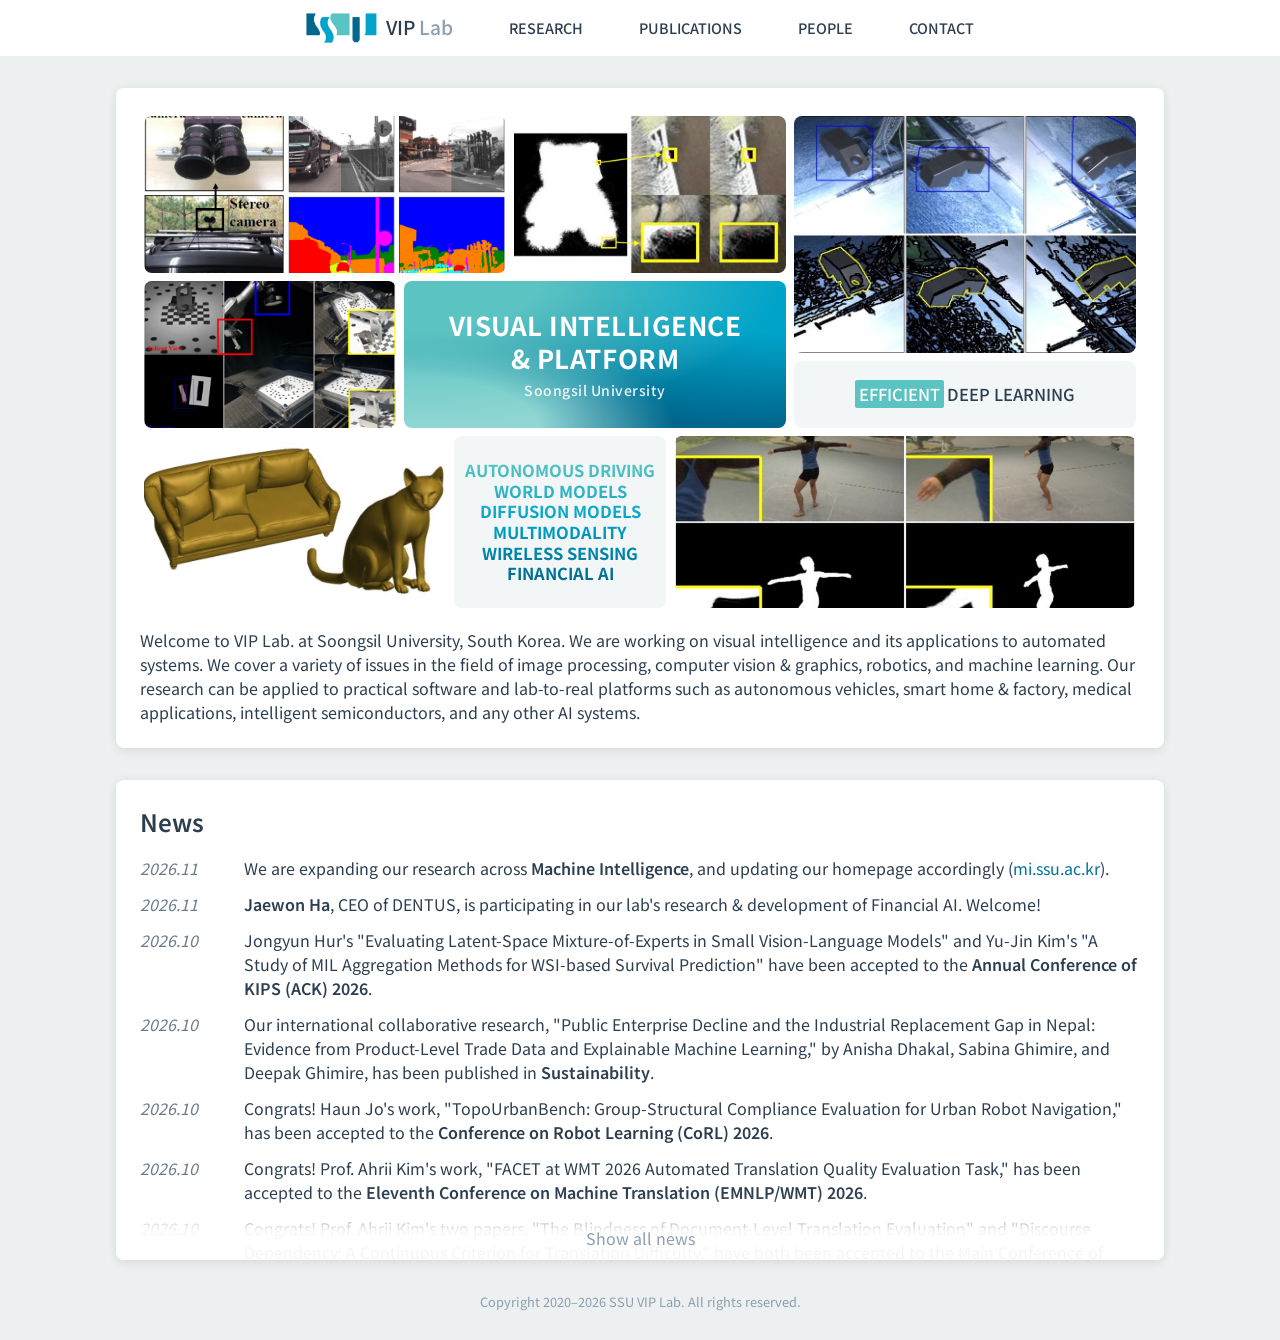
<file: index.html>
<!DOCTYPE html>
<html lang="en">
<head>
  <meta charset="UTF-8">
  <meta name="viewport" content="width=device-width, initial-scale=1.0">
  <title>VIP Lab · Soongsil University</title>
  <link rel="preconnect" href="https://fonts.googleapis.com">
  <link rel="preconnect" href="https://fonts.gstatic.com" crossorigin>
  <link href="https://fonts.googleapis.com/css2?family=Google+Sans:ital,opsz,wght@0,17..18,400..700;1,17..18,400..700&family=Noto+Sans+KR:wght@400;500;700&display=swap" rel="stylesheet">
  <link rel="stylesheet" href="style.css">
  <link rel="icon" type="image/png" href="media/favicon.png">
  <style>
    .hero-container {
      display: grid;
      grid-template-columns: 26% 5% 6% 16% 12% 35%;
      grid-template-rows: 33% 16% 15% 36%;
      width: 100%;
      aspect-ratio: 1000 / 500;
      container-type: inline-size;
    }
    .hero-item {
      margin: 0.4cqw;
      background-color: var(--tile);
      color: var(--text-dark);
      display: flex;
      align-items: center;
      justify-content: center;
      text-align: center;
      font-size: 1.65cqw;
      font-weight: 500;
      border-radius: 8px;
      line-height: 1.25;
    }
    .hero-img {
      background-color: #fff;
      background-position: center;
      background-size: cover;
      background-repeat: no-repeat;
    }
    .hero-center {
      font-size: 2.6cqw;
      font-weight: 700;
      background: radial-gradient(ellipse at top left, #5bc4c2 25%, transparent 70%),
                  radial-gradient(ellipse at top right, #00a3c9 25%, transparent 70%),
                  radial-gradient(ellipse at bottom left, #8fd6d4 25%, transparent 50%),
                  radial-gradient(ellipse at bottom right, #00668c 25%, transparent 700%);
      color: white;
      letter-spacing: 0.02em;
    }
    .hero-center small {
      display: block;
      margin-top: 0.8cqw;
      font-size: 1.4cqw;
      font-weight: 500;
      opacity: 0.9;
    }
    .hero-topics {
      font-weight: 700;
      background: linear-gradient(180deg, #5bc4c2, #00a3c9, #00668c);
      background-clip: text;
      -webkit-background-clip: text;
      -webkit-text-fill-color: transparent;
    }
    .hero-highlight {
      background-color: #5bc4c2;
      color: #fff;
      margin-right: 3px;
      padding: 2px 4px;
      border-radius: 2px;
    }
  </style>
</head>
<body>
  <nav>
    <a href="index.html" class="nav-brand" aria-label="숭실대학교 VIP 연구실 (Visual Intelligence and Platform Lab, Soongsil University)">
      <img src="media/logo.png" alt="" aria-hidden="true">
      <h1>VIP <span>Lab</span></h1>
    </a>
    <a href="research.html">Research</a>
    <a href="publications.html">Publications</a>
    <a href="people.html">People</a>
    <a href="contact.html">Contact</a>
  </nav>

  <section>
    <div class="hero-container">
      <div class="hero-item hero-img" style="grid-column: span 3; background-image: url('media/publications/ral18-ranus.png');"></div>
      <div class="hero-item hero-img" style="grid-column: span 2; background-image: url('media/publications/tip16-object-extraction.jpg');"></div>
      <div class="hero-item hero-img" style="grid-row: span 2; background-image: url('media/publications/kros17-pose-estimation.jpg');"></div>
      <div class="hero-item hero-img" style="grid-row: span 2; background-image: url('media/publications/ral20-salient-view.png');"></div>
      <div class="hero-item hero-center" style="grid-column: span 4; grid-row: span 2;"><div>VISUAL INTELLIGENCE<br>&amp; PLATFORM<small>Soongsil University</small></div></div>
      <div class="hero-item"><div><span class="hero-highlight">EFFICIENT</span>DEEP LEARNING</div></div>
      <div class="hero-item hero-img" style="grid-column: span 2; background-image: url('media/publications/cgf17-salient-view.jpg');"></div>
      <div class="hero-item" style="grid-column: span 2;"><div class="hero-topics">AUTONOMOUS DRIVING<br>WORLD MODELS<br>DIFFUSION MODELS<br>MULTIMODALITY<br>WIRELESS SENSING<br>FINANCIAL AI</div></div>
      <div class="hero-item hero-img" style="grid-column: span 2; background-image: url('media/publications/icip11-object-extraction.jpg');"></div>
    </div>
    <p>Welcome to VIP Lab. at Soongsil University, South Korea. We are working on visual intelligence and its applications to automated systems. We cover a variety of issues in the field of image processing, computer vision &amp; graphics, robotics, and machine learning. Our research can be applied to practical software and lab-to-real platforms such as autonomous vehicles, smart home &amp; factory, medical applications, intelligent semiconductors, and any other AI systems.</p>
  </section>

  <section class="collapsible" data-more="Show all news">
    <h2>News</h2>
    <dl class="news">
      <dt>2026.11</dt><dd>We are expanding our research across <b>Machine Intelligence</b>, and updating our homepage accordingly (<a href="http://mi.ssu.ac.kr" target="_blank">mi.ssu.ac.kr</a>).</dd>
      <dt>2026.11</dt><dd><b>Jaewon Ha</b>, CEO of DENTUS, is participating in our lab's research &amp; development of Financial AI. Welcome!</dd>
      <dt>2026.10</dt><dd>Jongyun Hur's "Evaluating Latent-Space Mixture-of-Experts in Small Vision-Language Models" and Yu-Jin Kim's "A Study of MIL Aggregation Methods for WSI-based Survival Prediction" have been accepted to the <b>Annual Conference of KIPS (ACK) 2026</b>.</dd>
      <dt>2026.10</dt><dd>Our international collaborative research, "Public Enterprise Decline and the Industrial Replacement Gap in Nepal: Evidence from Product-Level Trade Data and Explainable Machine Learning," by Anisha Dhakal, Sabina Ghimire, and Deepak Ghimire, has been published in <b>Sustainability</b>.</dd>
      <dt>2026.10</dt><dd>Congrats! Haun Jo's work, "TopoUrbanBench: Group-Structural Compliance Evaluation for Urban Robot Navigation," has been accepted to the <b>Conference on Robot Learning (CoRL) 2026</b>.</dd>
      <dt>2026.10</dt><dd>Congrats! Prof. Ahrii Kim's work, "FACET at WMT 2026 Automated Translation Quality Evaluation Task," has been accepted to the <b>Eleventh Conference on Machine Translation (EMNLP/WMT) 2026</b>.</dd>
      <dt>2026.10</dt><dd>Congrats! Prof. Ahrii Kim's two papers, "The Blindness of Document-Level Translation Evaluation" and "Discourse Dependency: A Continuous Criterion for Translation Difficulty," have both been accepted to the Main Conference of <b>EMNLP 2026</b>.</dd>
      <dt>2026.09</dt><dd>Undergraduate researcher Seo-hyeon Park has been selected as a scholarship recipient of the Gyeonggi Provincial Association.</dd>
      <dt>2026.09</dt><dd>Congrats! Dr. Jaehyun So's talking head research has been selected for the <b>Basic Research Program of the National Research Foundation of Korea (NRF)</b>.</dd>
      <dt>2026.09</dt><dd>Our lab won two 1st places and a runner-up in <b>ECCVW26 challenges</b>: Dayoung Kil (1st, MUMU track) and Jungyoon Lee, Gyuil Lim, and Do-Eon Kim (1st, MeViS-Text track) at the 8th Large-scale Video Object Segmentation Challenge, and Jungyoon Lee and Do-Eon Kim (runner-up, Track 5) at the 10th AI City Challenge.</dd>
      <dt>2026.06</dt><dd>Congratulations! Do-eon and Jungyoon's work, "WiFi-JEPA: Self-supervised Learning for WiFi-CSI 3D Human Pose Estimation," has been accepted for presentation at the <b>European Conference on Computer Vision (ECCV) 2026</b>.</dd>
      <dt>2026.06</dt><dd>Dayoung Kil achieved 2nd place in the AI Generated Images Detection track at the <b>CVPR 2026</b> competition.</dd>
      <dt>2026.06</dt><dd>An end-to-end model developed by team leader Jungyoon Lee and four other teammates finished 2nd place in the final round of the <b>A1 Autonomous Driving Competition 2026</b>.</dd>
      <dt>2026.06</dt><dd>Haun Jo successfully completed a master's internship at <b>NAVER LABS</b>.</dd>
      <dt>2026.05</dt><dd>Three papers were accepted to <b>ICROS 2026</b>. Na-hyeon Kwon's research won the Gold Prize in the Smart Home Appliances category at the 23rd Embedded Software Competition, and Yeon-jae Jeong's research won the Grand Prize at the 43rd Hyungnam Science Award. Congratulations to all!</dd>
      <dt>2025.11</dt><dd>Jungyoon Lee won the 1st place at the autonomous driving AI competition (semantic segmentation) and received the <b>Minister of Science and ICT Award</b>.</dd>
      <dt>2025.11</dt><dd>Dr. Ahrii Kim and Dr. Jaehyun So joined our lab. Welcome to our research group!</dd>
      <dt>2025.11</dt><dd>Abdul Waheed Aagha joined our lab starting from his 4th year of Ph.D.</dd>
      <dt>2025.09</dt><dd>Congratulations! Deepak and Dayoung's work, "One-Cycle Structured Pruning via Stability-Driven Subnetwork Search," has been accepted for presentation at the <b>IEEE/CVF Winter Conference on Applications of Computer Vision (WACV) 2026</b>.</dd>
      <dt>2025.06</dt><dd>Dayoung Kil achieved 4th place in the Mobile AI Competition (image classification) at the <b>CVPR 2025 Workshop</b>.</dd>
      <dt>2025.03</dt><dd>Jungyoon Lee joined VIP Lab. as M.S. candidate.</dd>
      <dt>2024.03</dt><dd>Dayoung Kil started her Ph.D. in efficient deep learning.</dd>
      <dt>2024.03</dt><dd>Ha-un Jo and Do-eon Kim joined VIP Lab. as M.S. candidates.</dd>
      <dt>2023.11</dt><dd>Our paper was accepted in Journal of Institute of Control, Robotics and Systems.</dd>
      <dt>2023.10</dt><dd>Our paper was accepted in IEEE Access.</dd>
      <dt>2023.08</dt><dd>Our papers were accepted in IVC, JEET, IEEE Access, and Electronics respectively.</dd>
      <dt>2023.03</dt><dd>SSU VIP Lab. was located at 1301 Hyungnam Memorial Engineering Building.</dd>
      <dt>2023.01</dt><dd>Our paper was accepted in Applied Sciences.</dd>
      <dt>2022.10</dt><dd>Dayoung presented her work in the International Conf. on Control, Automation and Systems. Her paper was also accepted in Journal of Institute of Control, Robotics and Systems.</dd>
      <dt>2022.08</dt><dd>Our paper was accepted in the Journal of Institute of Control, Robotics and Systems.</dd>
      <dt>2022.03</dt><dd>Our paper was accepted in Electronics.</dd>
      <dt>2022.03</dt><dd>Dayoung Kil and Jun-yong Kim joined VIP Lab. as M.S. candidates.</dd>
      <dt>2022.02</dt><dd>Jun-yong's two papers were accepted in the Journal of Institute of Control, Robotics and Systems.</dd>
      <dt>2022.01</dt><dd>Dr. Deepak Ghimire joined VIP Lab. as a research professor.</dd>
      <dt>2021.11</dt><dd>Jae-hoon presented his work in the 7th International Conference on Next Generation Computing.</dd>
      <dt>2021.09</dt><dd>Jae-hoon Jang joined VIP Lab. as a M.S. candidate.</dd>
      <dt>2020.09</dt><dd>Visual Intelligence and Platform (VIP) Lab. at Soongsil University was founded.</dd>
    </dl>
  </section>

  <footer>
    <p>Copyright 2020&ndash;2026 SSU VIP Lab. All rights reserved.</p>
  </footer>
  <script src="main.js"></script>
</body>
</html>
</file>
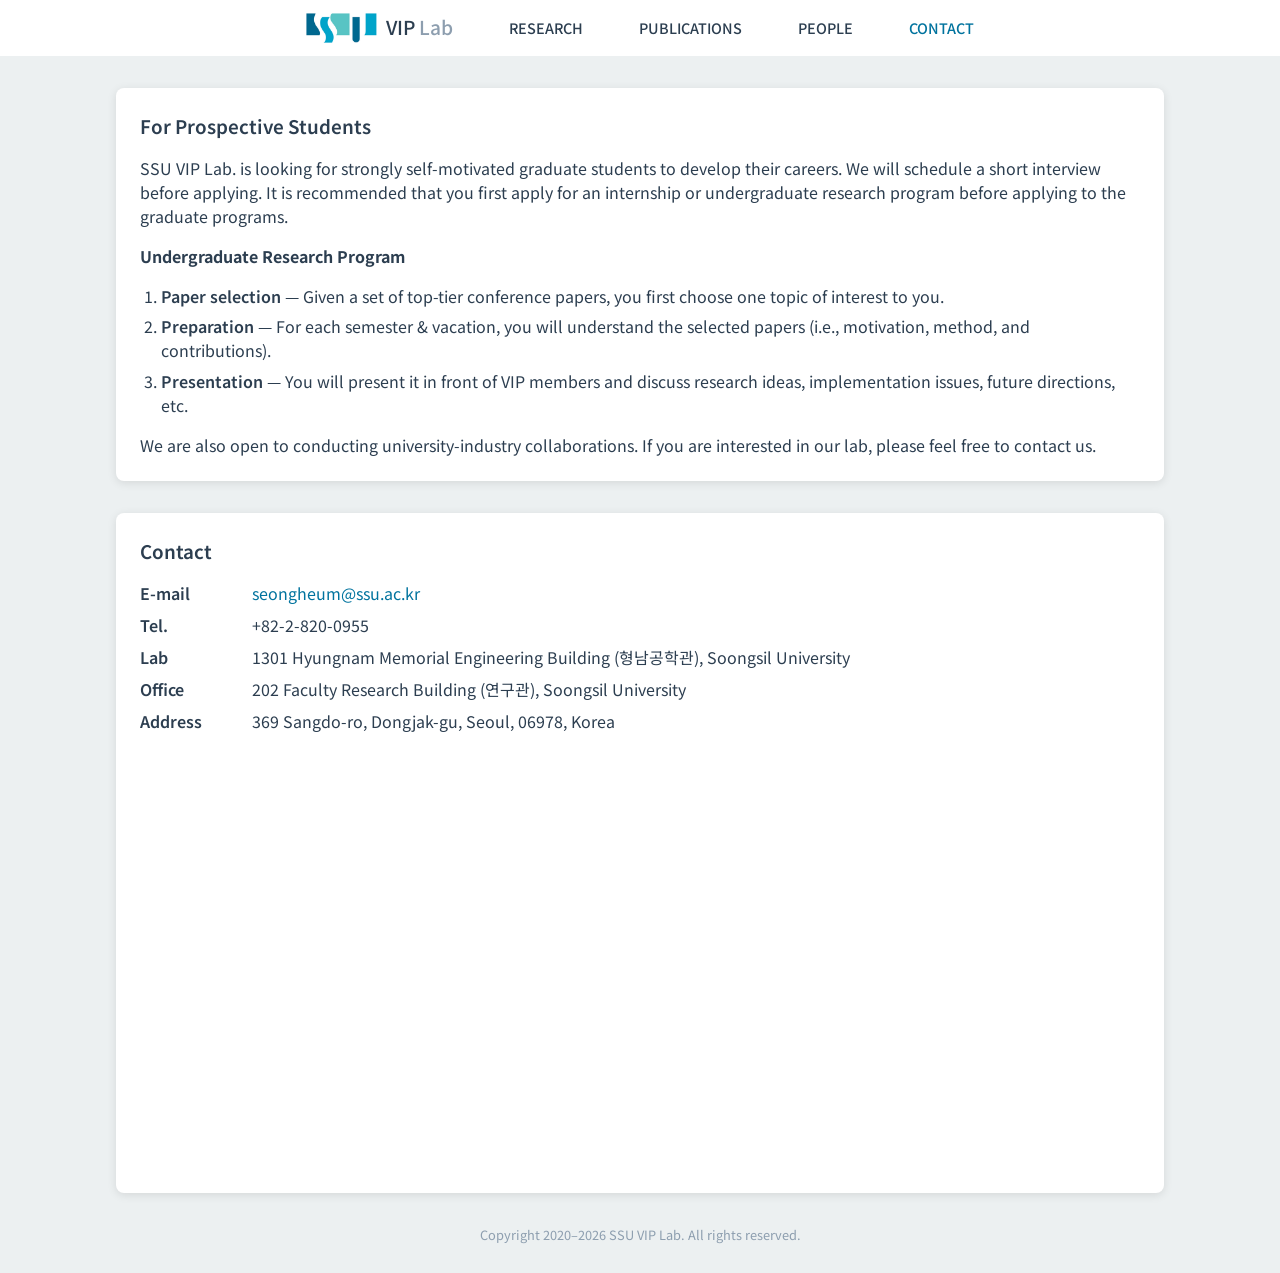
<file: contact.html>
<!DOCTYPE html>
<html lang="en">
<head>
  <meta charset="UTF-8">
  <meta name="viewport" content="width=device-width, initial-scale=1.0">
  <title>Contact · VIP Lab</title>
  <link rel="preconnect" href="https://fonts.googleapis.com">
  <link rel="preconnect" href="https://fonts.gstatic.com" crossorigin>
  <link href="https://fonts.googleapis.com/css2?family=Google+Sans:ital,opsz,wght@0,17..18,400..700;1,17..18,400..700&family=Noto+Sans+KR:wght@400;500;700&display=swap" rel="stylesheet">
  <link rel="stylesheet" href="style.css">
  <link rel="icon" type="image/png" href="media/favicon.png">
</head>
<body>
  <nav>
    <a href="index.html" class="nav-brand" aria-label="숭실대학교 VIP 연구실 (Visual Intelligence and Platform Lab, Soongsil University)">
      <img src="media/logo.png" alt="" aria-hidden="true">
      <h1>VIP <span>Lab</span></h1>
    </a>
    <a href="research.html">Research</a>
    <a href="publications.html">Publications</a>
    <a href="people.html">People</a>
    <a href="contact.html">Contact</a>
  </nav>

  <section>
    <h3>For Prospective Students</h3>
    <p>SSU VIP Lab. is looking for strongly self-motivated graduate students to develop their careers. We will schedule a short interview before applying. It is recommended that you first apply for an internship or undergraduate research program before applying to the graduate programs.</p>
    <h4 style="margin:0">Undergraduate Research Program</h4>
    <ol class="steps">
      <li><b>Paper selection</b> &mdash; Given a set of top-tier conference papers, you first choose one topic of interest to you.</li>
      <li><b>Preparation</b> &mdash; For each semester &amp; vacation, you will understand the selected papers (i.e., motivation, method, and contributions).</li>
      <li><b>Presentation</b> &mdash; You will present it in front of VIP members and discuss research ideas, implementation issues, future directions, etc.</li>
    </ol>
    <p>We are also open to conducting university-industry collaborations. If you are interested in our lab, please feel free to contact us.</p>
  </section>

  <section>
    <h3>Contact</h3>
    <dl class="info-list">
      <dt>E-mail</dt><dd><a href="mailto:seongheum@ssu.ac.kr">seongheum@ssu.ac.kr</a></dd>
      <dt>Tel.</dt><dd>+82-2-820-0955</dd>
      <dt>Lab</dt><dd>1301 Hyungnam Memorial Engineering Building (형남공학관), Soongsil University</dd>
      <dt>Office</dt><dd>202 Faculty Research Building (연구관), Soongsil University</dd>
      <dt>Address</dt><dd>369 Sangdo-ro, Dongjak-gu, Seoul, 06978, Korea</dd>
    </dl>
    <iframe src="https://www.google.com/maps?q=Soongsil+University+Seoul&amp;output=embed" height="420" allowfullscreen loading="lazy" referrerpolicy="no-referrer-when-downgrade" title="Soongsil University map"></iframe>
  </section>

  <footer>
    <p>Copyright 2020&ndash;2026 SSU VIP Lab. All rights reserved.</p>
  </footer>
  <script src="main.js"></script>
</body>
</html>
</file>
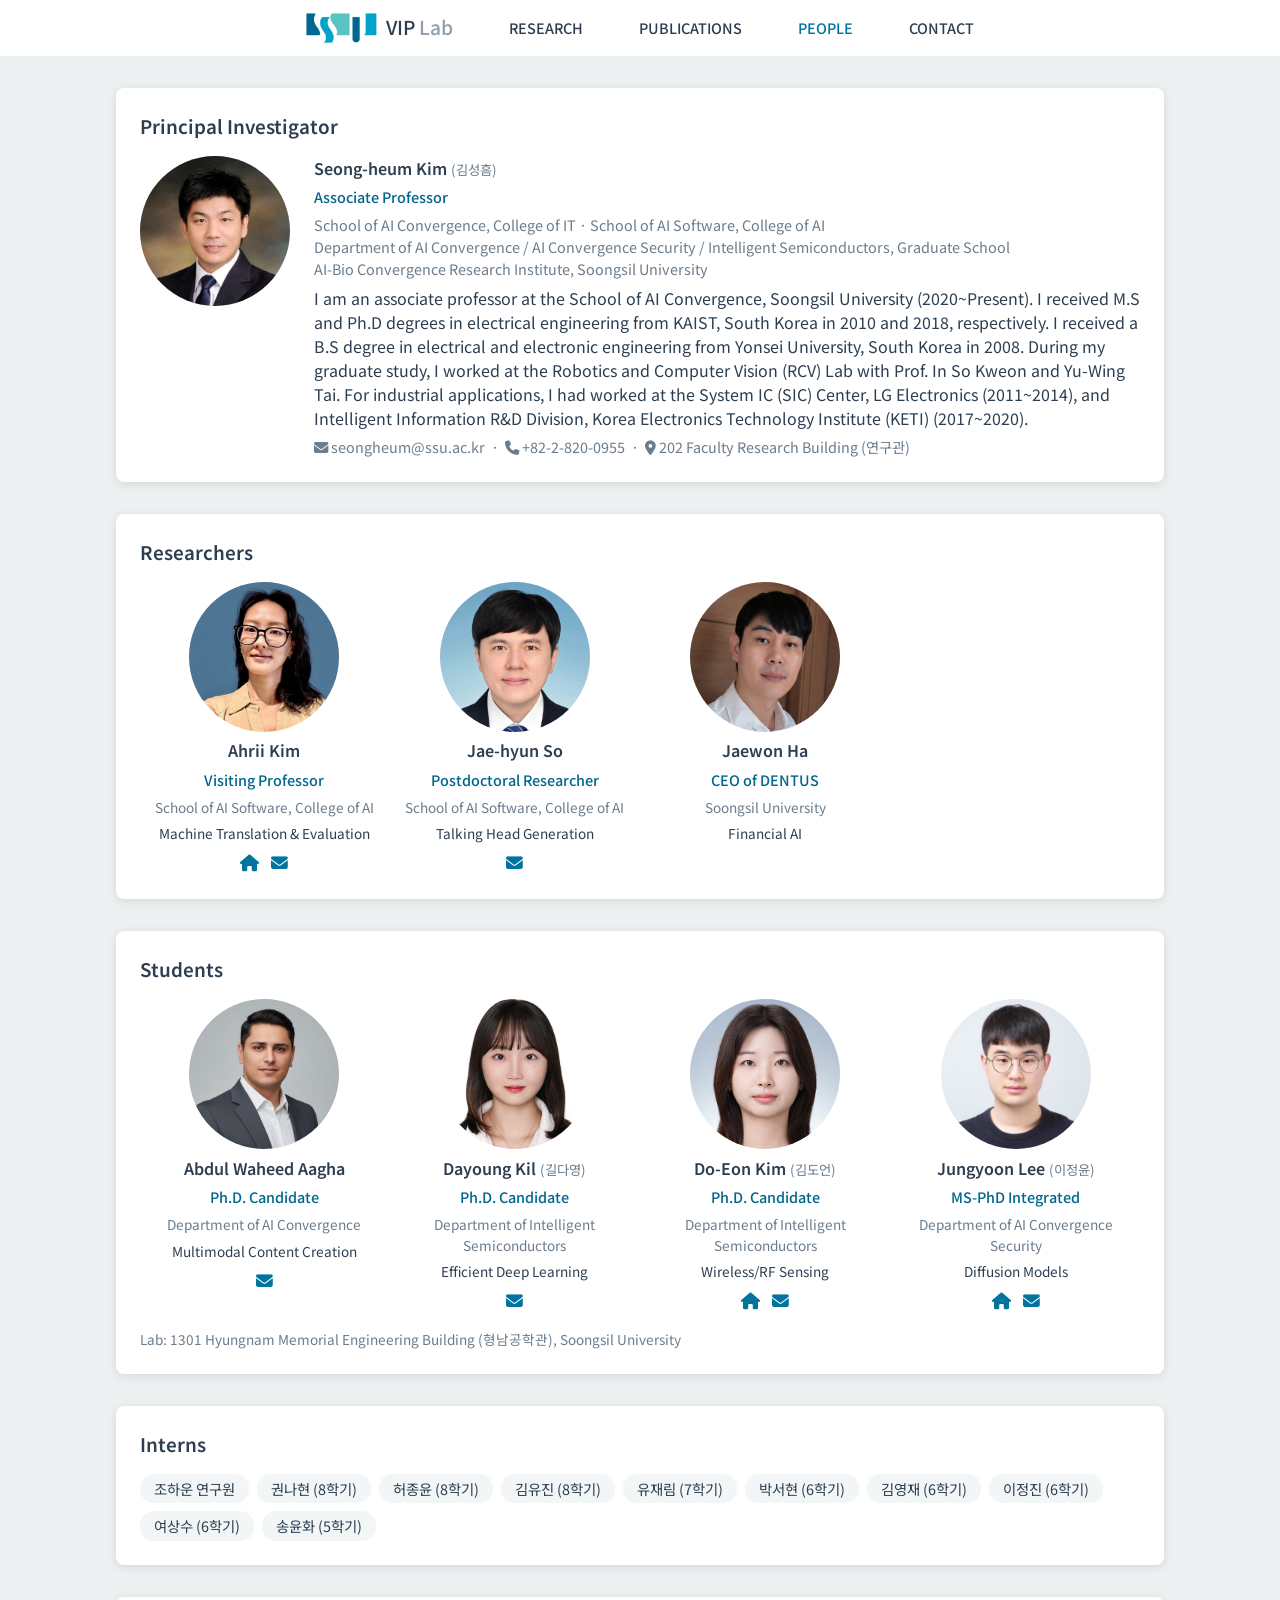
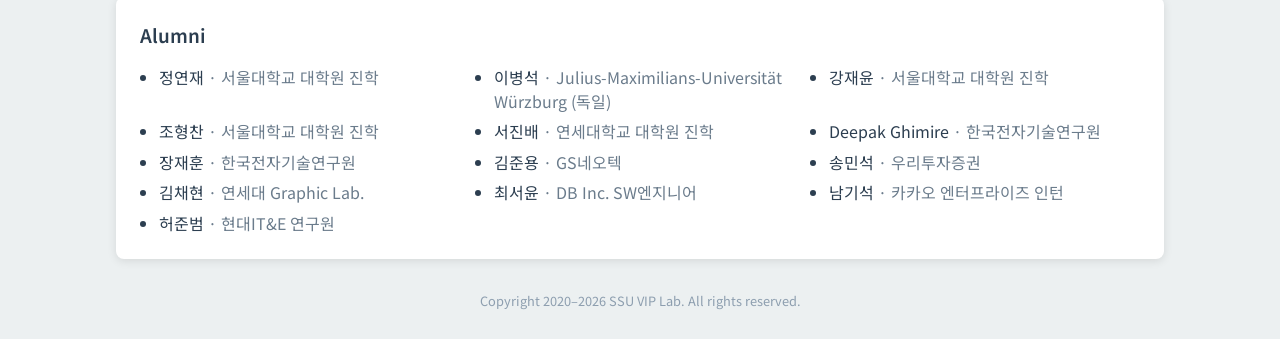
<file: people.html>
<!DOCTYPE html>
<html lang="en">
<head>
  <meta charset="UTF-8">
  <meta name="viewport" content="width=device-width, initial-scale=1.0">
  <title>People · VIP Lab</title>
  <link rel="preconnect" href="https://fonts.googleapis.com">
  <link rel="preconnect" href="https://fonts.gstatic.com" crossorigin>
  <link href="https://fonts.googleapis.com/css2?family=Google+Sans:ital,opsz,wght@0,17..18,400..700;1,17..18,400..700&family=Noto+Sans+KR:wght@400;500;700&display=swap" rel="stylesheet">
  <link rel="stylesheet" href="https://cdnjs.cloudflare.com/ajax/libs/font-awesome/6.5.1/css/all.min.css">
  <link rel="stylesheet" href="style.css">
  <link rel="icon" type="image/png" href="media/favicon.png">
</head>
<body>
  <nav>
    <a href="index.html" class="nav-brand" aria-label="숭실대학교 VIP 연구실 (Visual Intelligence and Platform Lab, Soongsil University)">
      <img src="media/logo.png" alt="" aria-hidden="true">
      <h1>VIP <span>Lab</span></h1>
    </a>
    <a href="research.html">Research</a>
    <a href="publications.html">Publications</a>
    <a href="people.html">People</a>
    <a href="contact.html">Contact</a>
  </nav>

  <section>
    <h3>Principal Investigator</h3>
    <div class="flex-row">
      <img class="people-img" src="media/people/kim-seongheum.jpg" alt="김성흠 교수 (Seong-heum Kim)">
      <div class="people">
        <h4>Seong-heum Kim <small>(김성흠)</small></h4>
        <h5>Associate Professor</h5>
        <p class="pi-info">
          School of AI Convergence, College of IT · School of AI Software, College of AI<br>
          Department of AI Convergence / AI Convergence Security / Intelligent Semiconductors, Graduate School<br>
          AI-Bio Convergence Research Institute, Soongsil University
        </p>
        <p>I am an associate professor at the School of AI Convergence, Soongsil University (2020~Present). I received M.S and Ph.D degrees in electrical engineering from KAIST, South Korea in 2010 and 2018, respectively. I received a B.S degree in electrical and electronic engineering from Yonsei University, South Korea in 2008. During my graduate study, I worked at the Robotics and Computer Vision (RCV) Lab with Prof. In So Kweon and Yu-Wing Tai. For industrial applications, I had worked at the System IC (SIC) Center, LG Electronics (2011~2014), and Intelligent Information R&amp;D Division, Korea Electronics Technology Institute (KETI) (2017~2020).</p>
        <p class="pi-info">
          <i class="fa-solid fa-envelope"></i> seongheum@ssu.ac.kr &nbsp;·&nbsp;
          <i class="fa-solid fa-phone"></i> +82-2-820-0955 &nbsp;·&nbsp;
          <i class="fa-solid fa-location-dot"></i> 202 Faculty Research Building (연구관)
        </p>
      </div>
    </div>
  </section>

  <section>
    <h3>Researchers</h3>
    <div class="people-container">
      <div class="people">
        <img class="people-img" src="media/people/kim-ahrii.jpg" alt="Ahrii Kim">
        <h4>Ahrii Kim</h4>
        <h5>Visiting Professor</h5>
        <p class="affil">School of AI Software, College of AI</p>
        <p class="interest">Machine Translation &amp; Evaluation</p>
        <div class="links">
          <a href="https://ahriikim.com/" target="_blank" aria-label="Homepage"><i class="fa-solid fa-house"></i></a>
          <a href="mailto:ahriikim@ssu.ac.kr" aria-label="E-mail"><i class="fa-solid fa-envelope"></i></a>
        </div>
      </div>
      <div class="people">
        <img class="people-img" src="media/people/so-jaehyun.jpg" alt="Jae-hyun So">
        <h4>Jae-hyun So</h4>
        <h5>Postdoctoral Researcher</h5>
        <p class="affil">School of AI Software, College of AI</p>
        <p class="interest">Talking Head Generation</p>
        <div class="links">
          <a href="mailto:ru2ror@soongsil.ac.kr" aria-label="E-mail"><i class="fa-solid fa-envelope"></i></a>
        </div>
      </div>
      <div class="people">
        <img class="people-img" src="media/people/ha-jaewon.jpg" alt="Jaewon Ha">
        <h4>Jaewon Ha</h4>
        <h5>CEO of DENTUS</h5>
        <p class="affil">Soongsil University</p>
        <p class="interest">Financial AI</p>
      </div>
    </div>
  </section>

  <section>
    <h3>Students</h3>
    <div class="people-container">
      <div class="people">
        <img class="people-img" src="media/people/aagha.jpg" alt="Abdul Waheed Aagha">
        <h4>Abdul Waheed Aagha</h4>
        <h5>Ph.D. Candidate</h5>
        <p class="affil">Department of AI Convergence</p>
        <p class="interest">Multimodal Content Creation</p>
        <div class="links">
          <a href="mailto:aagha@soongsil.ac.kr" aria-label="E-mail"><i class="fa-solid fa-envelope"></i></a>
        </div>
      </div>
      <div class="people">
        <img class="people-img" src="media/people/kil-dayoung.jpg" alt="Dayoung Kil">
        <h4>Dayoung Kil <small>(길다영)</small></h4>
        <h5>Ph.D. Candidate</h5>
        <p class="affil">Department of Intelligent Semiconductors</p>
        <p class="interest">Efficient Deep Learning</p>
        <div class="links">
          <a href="mailto:dayoungkil@soongsil.ac.kr" aria-label="E-mail"><i class="fa-solid fa-envelope"></i></a>
        </div>
      </div>
      <div class="people">
        <img class="people-img" src="media/people/kim-doeon.jpg" alt="Do-Eon Kim">
        <h4>Do-Eon Kim <small>(김도언)</small></h4>
        <h5>Ph.D. Candidate</h5>
        <p class="affil">Department of Intelligent Semiconductors</p>
        <p class="interest">Wireless/RF Sensing</p>
        <div class="links">
          <a href="https://kimdoeon.github.io/" target="_blank" aria-label="Homepage"><i class="fa-solid fa-house"></i></a>
          <a href="mailto:ilsin205@soongsil.ac.kr" aria-label="E-mail"><i class="fa-solid fa-envelope"></i></a>
        </div>
      </div>
      <div class="people">
        <img class="people-img" src="media/people/lee-jungyoon.jpg" alt="Jungyoon Lee">
        <h4>Jungyoon Lee <small>(이정윤)</small></h4>
        <h5>MS-PhD Integrated</h5>
        <p class="affil">Department of AI Convergence Security</p>
        <p class="interest">Diffusion Models</p>
        <div class="links">
          <a href="https://jungyoon-lee.github.io/" target="_blank" aria-label="Homepage"><i class="fa-solid fa-house"></i></a>
          <a href="mailto:jungyoon@soongsil.ac.kr" aria-label="E-mail"><i class="fa-solid fa-envelope"></i></a>
        </div>
      </div>
    </div>
    <p class="muted" style="font-size:0.85rem">Lab: 1301 Hyungnam Memorial Engineering Building (형남공학관), Soongsil University</p>
  </section>

  <section>
    <h3>Interns</h3>
    <ul class="name-list">
      <li>조하운 연구원</li>
      <li>권나현 (8학기)</li>
      <li>허종윤 (8학기)</li>
      <li>김유진 (8학기)</li>
      <li>유재림 (7학기)</li>
      <li>박서현 (6학기)</li>
      <li>김영재 (6학기)</li>
      <li>이정진 (6학기)</li>
      <li>여상수 (6학기)</li>
      <li>송윤화 (5학기)</li>
    </ul>
  </section>

  <section>
    <h3>Alumni</h3>
    <ul class="alumni">
      <li>정연재 <span class="where">· 서울대학교 대학원 진학</span></li>
      <li>이병석 <span class="where">· Julius-Maximilians-Universität Würzburg (독일)</span></li>
      <li>강재윤 <span class="where">· 서울대학교 대학원 진학</span></li>
      <li>조형찬 <span class="where">· 서울대학교 대학원 진학</span></li>
      <li>서진배 <span class="where">· 연세대학교 대학원 진학</span></li>
      <li>Deepak Ghimire <span class="where">· 한국전자기술연구원</span></li>
      <li>장재훈 <span class="where">· 한국전자기술연구원</span></li>
      <li>김준용 <span class="where">· GS네오텍</span></li>
      <li>송민석 <span class="where">· 우리투자증권</span></li>
      <li>김채현 <span class="where">· 연세대 Graphic Lab.</span></li>
      <li>최서윤 <span class="where">· DB Inc. SW엔지니어</span></li>
      <li>남기석 <span class="where">· 카카오 엔터프라이즈 인턴</span></li>
      <li>허준범 <span class="where">· 현대IT&amp;E 연구원</span></li>
    </ul>
  </section>

  <footer>
    <p>Copyright 2020&ndash;2026 SSU VIP Lab. All rights reserved.</p>
  </footer>
  <script src="main.js"></script>
</body>
</html>
</file>
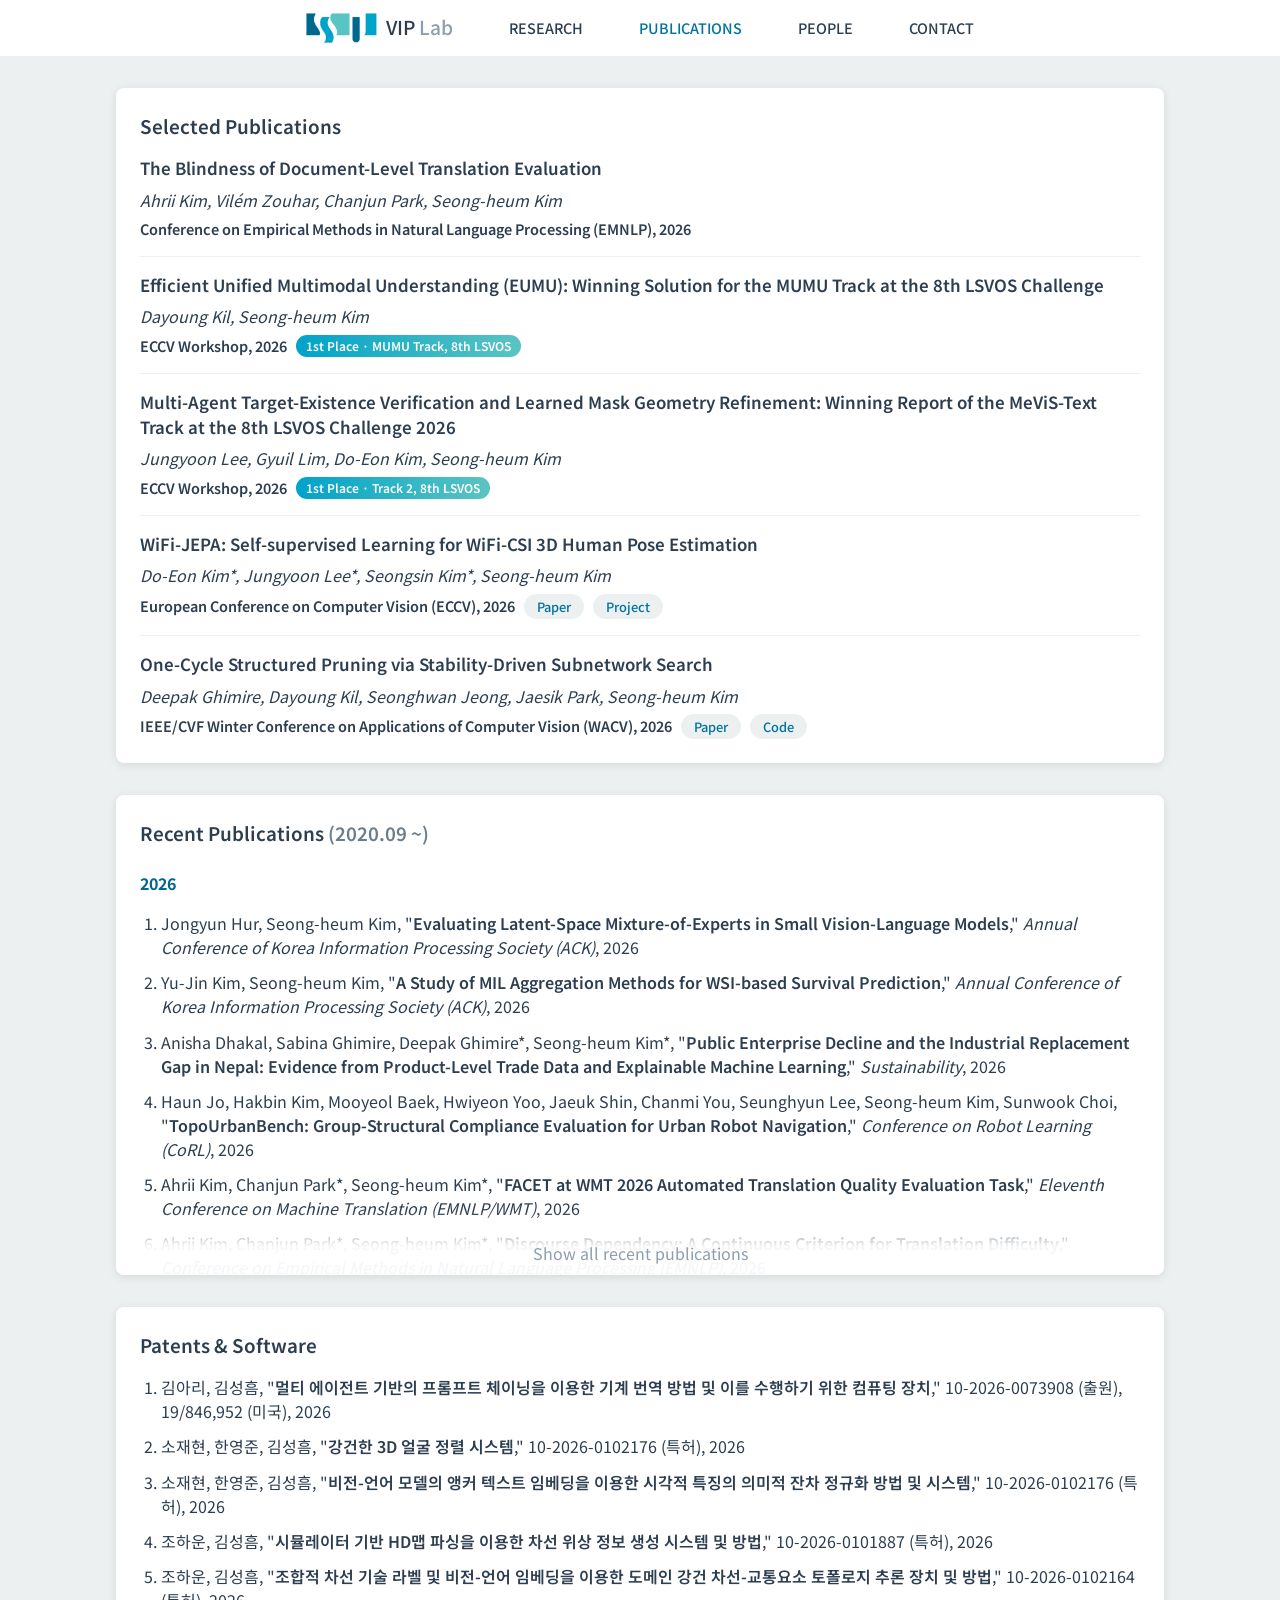
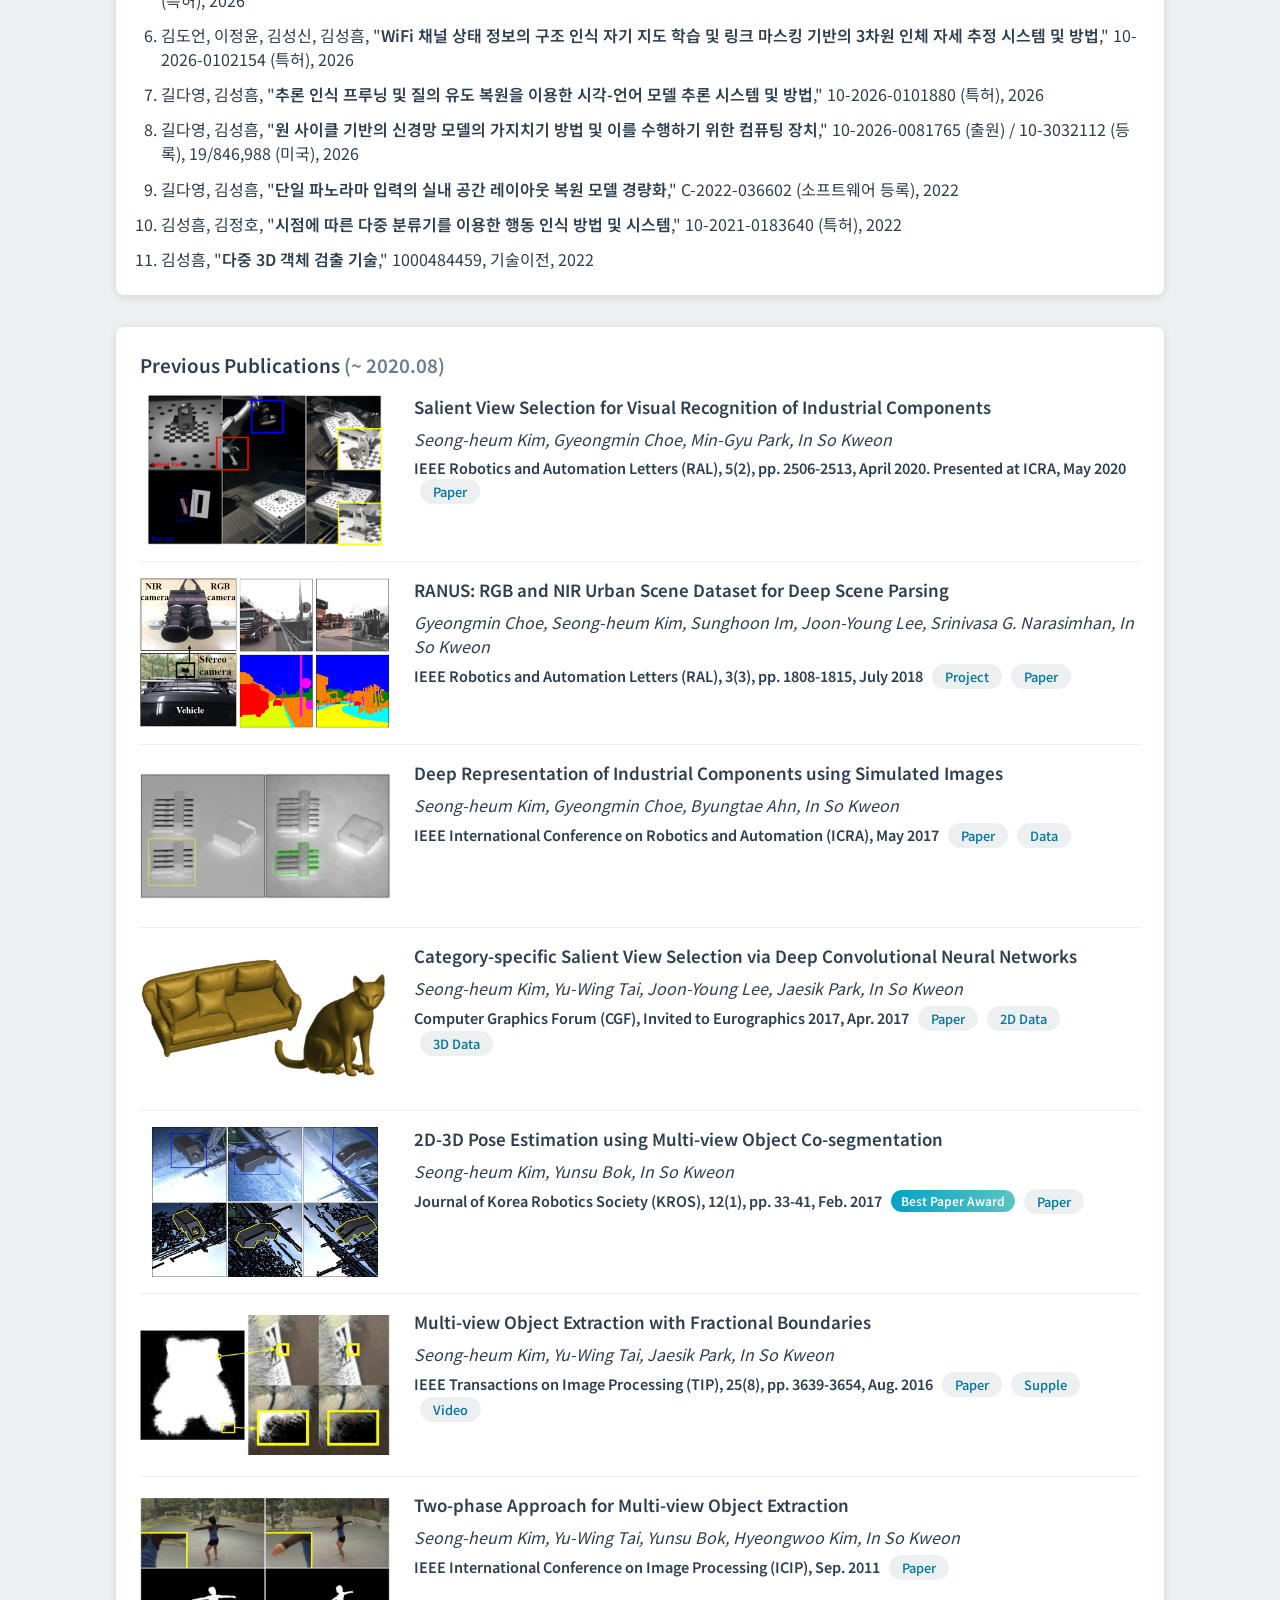
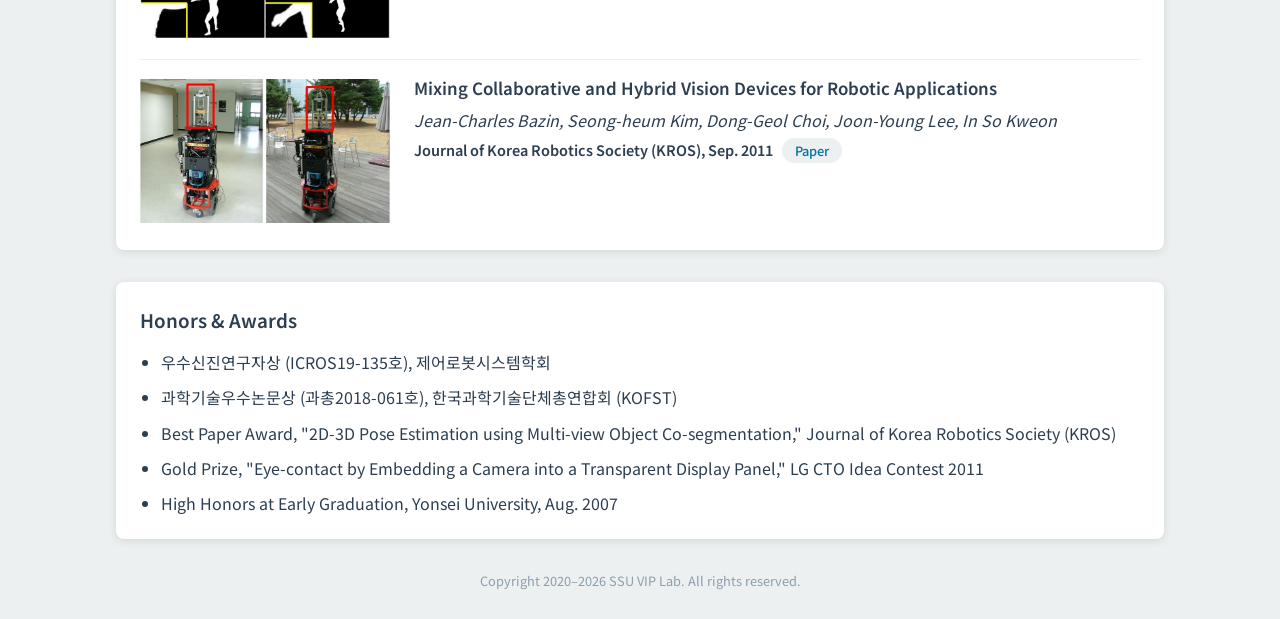
<file: publications.html>
<!DOCTYPE html>
<html lang="en">
<head>
  <meta charset="UTF-8">
  <meta name="viewport" content="width=device-width, initial-scale=1.0">
  <title>Publications · VIP Lab</title>
  <link rel="preconnect" href="https://fonts.googleapis.com">
  <link rel="preconnect" href="https://fonts.gstatic.com" crossorigin>
  <link href="https://fonts.googleapis.com/css2?family=Google+Sans:ital,opsz,wght@0,17..18,400..700;1,17..18,400..700&family=Noto+Sans+KR:wght@400;500;700&display=swap" rel="stylesheet">
  <link rel="stylesheet" href="style.css">
  <link rel="icon" type="image/png" href="media/favicon.png">
</head>
<body>
  <nav>
    <a href="index.html" class="nav-brand" aria-label="숭실대학교 VIP 연구실 (Visual Intelligence and Platform Lab, Soongsil University)">
      <img src="media/logo.png" alt="" aria-hidden="true">
      <h1>VIP <span>Lab</span></h1>
    </a>
    <a href="research.html">Research</a>
    <a href="publications.html">Publications</a>
    <a href="people.html">People</a>
    <a href="contact.html">Contact</a>
  </nav>

  <!-- Selected publications -->
  <section>
    <h3>Selected Publications</h3>
    <div class="publication">
      <h4 class="title">The Blindness of Document-Level Translation Evaluation</h4>
      <p class="authors">Ahrii Kim, Vilém Zouhar, Chanjun Park, Seong-heum Kim</p>
      <p class="venue">Conference on Empirical Methods in Natural Language Processing (EMNLP), 2026</p>
    </div>
    <hr>
    <div class="publication">
      <h4 class="title">Efficient Unified Multimodal Understanding (EUMU): Winning Solution for the MUMU Track at the 8th LSVOS Challenge</h4>
      <p class="authors">Dayoung Kil, Seong-heum Kim</p>
      <p class="venue">ECCV Workshop, 2026 <span class="badge">1st Place · MUMU Track, 8th LSVOS</span></p>
    </div>
    <hr>
    <div class="publication">
      <h4 class="title">Multi-Agent Target-Existence Verification and Learned Mask Geometry Refinement: Winning Report of the MeViS-Text Track at the 8th LSVOS Challenge 2026</h4>
      <p class="authors">Jungyoon Lee, Gyuil Lim, Do-Eon Kim, Seong-heum Kim</p>
      <p class="venue">ECCV Workshop, 2026 <span class="badge">1st Place · Track 2, 8th LSVOS</span></p>
    </div>
    <hr>
    <div class="publication">
      <h4 class="title">WiFi-JEPA: Self-supervised Learning for WiFi-CSI 3D Human Pose Estimation</h4>
      <p class="authors">Do-Eon Kim*, Jungyoon Lee*, Seongsin Kim*, Seong-heum Kim</p>
      <p class="venue">
        European Conference on Computer Vision (ECCV), 2026
        <a class="pill" href="http://arxiv.org/abs/2607.11064" target="_blank">Paper</a>
        <a class="pill" href="https://wifi-jepa.github.io/" target="_blank">Project</a>
      </p>
    </div>
    <hr>
    <div class="publication">
      <h4 class="title">One-Cycle Structured Pruning via Stability-Driven Subnetwork Search</h4>
      <p class="authors">Deepak Ghimire, Dayoung Kil, Seonghwan Jeong, Jaesik Park, Seong-heum Kim</p>
      <p class="venue">
        IEEE/CVF Winter Conference on Applications of Computer Vision (WACV), 2026
        <a class="pill" href="https://openaccess.thecvf.com/content/WACV2026/papers/Ghimire_One-Cycle_Structured_Pruning_via_Stability-Driven_Subnetwork_Search_WACV_2026_paper.pdf" target="_blank">Paper</a>
        <a class="pill" href="https://github.com/ghimiredhikura/OCSPruner" target="_blank">Code</a>
      </p>
    </div>
  </section>

  <!-- Recent publications -->
  <section class="collapsible" data-more="Show all recent publications">
    <h3>Recent Publications <span class="muted">(2020.09 ~)</span></h3>

    <h4 class="year-heading">2026</h4>
    <ol class="pub-list">
      <li>Jongyun Hur, Seong-heum Kim, "<span class="title">Evaluating Latent-Space Mixture-of-Experts in Small Vision-Language Models</span>," <span class="venue">Annual Conference of Korea Information Processing Society (ACK)</span>, 2026</li>
      <li>Yu-Jin Kim, Seong-heum Kim, "<span class="title">A Study of MIL Aggregation Methods for WSI-based Survival Prediction</span>," <span class="venue">Annual Conference of Korea Information Processing Society (ACK)</span>, 2026</li>
      <li>Anisha Dhakal, Sabina Ghimire, Deepak Ghimire*, Seong-heum Kim*, "<span class="title">Public Enterprise Decline and the Industrial Replacement Gap in Nepal: Evidence from Product-Level Trade Data and Explainable Machine Learning</span>," <span class="venue">Sustainability</span>, 2026</li>
      <li>Haun Jo, Hakbin Kim, Mooyeol Baek, Hwiyeon Yoo, Jaeuk Shin, Chanmi You, Seunghyun Lee, Seong-heum Kim, Sunwook Choi, "<span class="title">TopoUrbanBench: Group-Structural Compliance Evaluation for Urban Robot Navigation</span>," <span class="venue">Conference on Robot Learning (CoRL)</span>, 2026</li>
      <li>Ahrii Kim, Chanjun Park*, Seong-heum Kim*, "<span class="title">FACET at WMT 2026 Automated Translation Quality Evaluation Task</span>," <span class="venue">Eleventh Conference on Machine Translation (EMNLP/WMT)</span>, 2026</li>
      <li>Ahrii Kim, Chanjun Park*, Seong-heum Kim*, "<span class="title">Discourse Dependency: A Continuous Criterion for Translation Difficulty</span>," <span class="venue">Conference on Empirical Methods in Natural Language Processing (EMNLP)</span>, 2026</li>
      <li>Ahrii Kim, Vilém Zouhar, Chanjun Park, Seong-heum Kim, "<span class="title">The Blindness of Document-Level Translation Evaluation</span>," <span class="venue">Conference on Empirical Methods in Natural Language Processing (EMNLP)</span>, 2026</li>
      <li>Dayoung Kil, Seong-heum Kim, "<span class="title">Efficient Unified Multimodal Understanding (EUMU): Winning Solution for the MUMU Track at the 8th LSVOS Challenge</span>," <span class="venue">ECCV Workshop (1st Place in the MUMU track of the 8th Large-scale Video Object Segmentation Challenge)</span>, 2026</li>
      <li>Jungyoon Lee, Gyuil Lim, Do-Eon Kim, Seong-heum Kim, "<span class="title">Multi-Agent Target-Existence Verification and Learned Mask Geometry Refinement: Winning Report of the MeViS-Text Track at the 8th LSVOS Challenge 2026</span>," <span class="venue">ECCV Workshop (1st Place in Track 2 of the 8th Large-scale Video Object Segmentation Challenge)</span>, 2026</li>
      <li>Jungyoon Lee, Do-Eon Kim, Seong-heum Kim, "<span class="title">Generative Traffic Video Forecasting with Paired Future Descriptions via Parameter-Efficient World Model Adaptation</span>," <span class="venue">ECCV Workshop (Runner-up in Track 5 of the 10th AI City Challenge)</span>, 2026</li>
      <li>Do-Eon Kim*, Jungyoon Lee*, Seongsin Kim*, Seong-heum Kim, "<span class="title">WiFi-JEPA: Self-supervised Learning for WiFi-CSI 3D Human Pose Estimation</span>," <span class="venue">European Conference on Computer Vision (ECCV)</span>, 2026 <a class="pill" href="http://arxiv.org/abs/2607.11064" target="_blank">Paper</a><a class="pill" href="https://wifi-jepa.github.io/" target="_blank">Project</a></li>
      <li>Deepak Ghimire, Dayoung Kil, Seonghwan Jeong, Jaesik Park, Seong-heum Kim, "<span class="title">One-Cycle Structured Pruning via Stability-Driven Subnetwork Search</span>," <span class="venue">IEEE/CVF Winter Conference on Applications of Computer Vision (WACV)</span>, 2026 <a class="pill" href="https://openaccess.thecvf.com/content/WACV2026/papers/Ghimire_One-Cycle_Structured_Pruning_via_Stability-Driven_Subnetwork_Search_WACV_2026_paper.pdf" target="_blank">Paper</a><a class="pill" href="https://github.com/ghimiredhikura/OCSPruner" target="_blank">Code</a></li>
      <li>Jaehyun So, Tae-Hyun Oh*, Seong-heum Kim*, "<span class="title">A Study of Cross-lingual Talking Head Generation</span>," <span class="venue">Institute of Control, Robotics and Systems (ICROS)</span>, 2026</li>
      <li>Na-hyeon Kwon, Seongsin Kim*, Seong-heum Kim*, "<span class="title">Non-contact Sleep State Recognition Using Wi-Fi CSI: Lightweight 1D CNN and On-device Inference Pipeline</span>," <span class="venue">Institute of Control, Robotics and Systems (ICROS)</span>, 2026</li>
      <li>Yeon-jae Jeong, Seong-heum Kim, "<span class="title">Real-Time Video Sharing System for Vehicle-to-Vehicle Communication based on a Distributed File System</span>," <span class="venue">Institute of Control, Robotics and Systems (ICROS)</span>, 2026</li>
      <li>Won-seok Kim, Seong-heum Kim, "<span class="title">Selective Test-Time Robustness Enhancement via VLM-based Verification</span>," <span class="venue">Institute of Control, Robotics and Systems (ICROS)</span>, 2026</li>
    </ol>

    <h4 class="year-heading">2024</h4>
    <ol class="pub-list">
      <li>Jae-hoon Jang, Jungyoon Lee, Seong-heum Kim, "<span class="title">Two-Phase Approach for Monocular Object Detection and 6-DoF Pose Estimation</span>," <span class="venue">Journal of Electrical Engineering &amp; Technology (JEET)</span>, 2024</li>
    </ol>

    <h4 class="year-heading">2023</h4>
    <ol class="pub-list">
      <li>Tanima Thakur, Isha Batra, Arun Malik, Deepak Ghimire, Seong-Heum Kim, A. S. M. Sanwar Hosen, "<span class="title">RNN-CNN Based Cancer Prediction Model for Gene Expression</span>," <span class="venue">IEEE Access</span>, 2023</li>
      <li>Jae-hoon Jang, Jun-yong Kim, Seong-heum Kim, "<span class="title">A Large-scale 3D Object Dataset for 6-DoF Pose Estimation</span>," <span class="venue">Journal of Institute of Control, Robotics and Systems</span>, 2023</li>
      <li>Deepak Ghimire, Kilho Lee, Seong-heum Kim, "<span class="title">Loss-aware Automatic Selection of Structured Pruning Criteria for Deep Neural Network Acceleration</span>," <span class="venue">Image and Vision Computing (IVC)</span>, 2023</li>
      <li>Mohit Kumar, Ashwani Kumar, Sahil Verma, Pronaya Bhattacharya, Deepak Ghimire, Seong-heum Kim, ASM Hosen, "<span class="title">Healthcare Internet of Things (H-IoT): Current Trends, Future Prospects, Applications, Challenges, and Security Issues</span>," <span class="venue">Electronics</span>, 2023</li>
      <li>Samia Ahmed, Md Sazzadur Rahman, Ismate Jahan, M Shamim Kaiser, ASM Sanwar Hosen, Deepak Ghimire, Seong-heum Kim, "<span class="title">A Review on the Detection Techniques of Polycystic Ovary Syndrome Using Machine Learning</span>," <span class="venue">IEEE Access</span>, 2023</li>
      <li>Deepak Ghimire, Seong-heum Kim, "<span class="title">Magnitude and Similarity Based Variable Rate Filter Pruning for Efficient Convolution Neural Networks</span>," <span class="venue">Applied Sciences</span>, 13(1), 2023</li>
    </ol>

    <h4 class="year-heading">2022</h4>
    <ol class="pub-list">
      <li>Dayoung Kil, Seong-Heum Kim, "<span class="title">Lightweight Room Layout Estimation using a Single Panoramic Image</span>," <span class="venue">International Conference on Control, Automation and Systems (ICCAS)</span>, 2022</li>
      <li>Dayoung Kil, Seong-heum Kim, "<span class="title">A Study of Lightweight Deep Learning for Room Layout Estimation with a Single Panorama Image</span>," <span class="venue">Journal of Institute of Control, Robotics and Systems</span>, 28(10), 2022</li>
      <li>Deepak Ghimire, Dayoung Kil, Seong-heum Kim, "<span class="title">A Survey on Efficient Convolutional Neural Networks and Hardware Acceleration</span>," <span class="venue">Electronics</span>, 11(6), 2022</li>
      <li>Jun-yong Kim, Seong-heum Kim, "<span class="title">Fall Detection and Driver Carelessness Detection using Static Image-based Action Recognition</span>," <span class="venue">Journal of Institute of Control, Robotics and Systems</span>, 28(3), pp. 254-258, 2022</li>
    </ol>

    <h4 class="year-heading">2021</h4>
    <ol class="pub-list">
      <li>Jun-yong Kim, Seong-heum Kim, "<span class="title">Deep Learning based Object Detection Method and its Application for Intelligent Transport Systems</span>," <span class="venue">Journal of Institute of Control, Robotics and Systems</span>, 27(12), pp. 1016-1022, 2021</li>
      <li>Jae-hoon Jang, Seong-heum Kim, "<span class="title">A Study of Data Collection Methods for Monocular 3D Object Detection</span>," <span class="venue">7th International Conference on Next Generation Computing (ICNGC)</span>, 2021</li>
      <li>허준범, 신규진, 김성흠, "<span class="title">Real-time Traffic Congestion Estimation for Intelligent Transport Systems</span>," <span class="venue">ICROS</span>, 2021</li>
      <li>허준범, 김기훈, 김성흠, "<span class="title">Object-aware Background Subtraction Method for Intelligent CCTVs</span>," <span class="venue">ICROS</span>, 2021</li>
      <li>Seong-heum Kim, Donghyeon Cho, "<span class="title">Viewpoint-aware Action Recognition using Skeleton-based Features from Still Images</span>," <span class="venue">Electronics</span>, 10(9), 2021</li>
      <li>Seong-heum Kim, Youngbae Hwang, "<span class="title">A Survey on Deep Learning Based Methods and Datasets for Monocular 3D Object Detection</span>," <span class="venue">Electronics</span>, 10(4), 2021</li>
    </ol>

    <h4 class="year-heading">2020</h4>
    <ol class="pub-list">
      <li>Seong-heum Kim, Youngbae Hwang, In So Kweon, "<span class="title">Category-specific Upright Orientation Estimation for 3D Model Classification and Retrieval</span>," <span class="venue">Image and Vision Computing (IVC)</span>, 2020</li>
    </ol>
  </section>

  <!-- Patents & software -->
  <section>
    <h3>Patents &amp; Software</h3>
    <ol class="pub-list">
      <li>김아리, 김성흠, "<span class="title">멀티 에이전트 기반의 프롬프트 체이닝을 이용한 기계 번역 방법 및 이를 수행하기 위한 컴퓨팅 장치</span>," 10-2026-0073908 (출원), 19/846,952 (미국), 2026</li>
      <li>소재현, 한영준, 김성흠, "<span class="title">강건한 3D 얼굴 정렬 시스템</span>," 10-2026-0102176 (특허), 2026</li>
      <li>소재현, 한영준, 김성흠, "<span class="title">비전-언어 모델의 앵커 텍스트 임베딩을 이용한 시각적 특징의 의미적 잔차 정규화 방법 및 시스템</span>," 10-2026-0102176 (특허), 2026</li>
      <li>조하운, 김성흠, "<span class="title">시뮬레이터 기반 HD맵 파싱을 이용한 차선 위상 정보 생성 시스템 및 방법</span>," 10-2026-0101887 (특허), 2026</li>
      <li>조하운, 김성흠, "<span class="title">조합적 차선 기술 라벨 및 비전-언어 임베딩을 이용한 도메인 강건 차선-교통요소 토폴로지 추론 장치 및 방법</span>," 10-2026-0102164 (특허), 2026</li>
      <li>김도언, 이정윤, 김성신, 김성흠, "<span class="title">WiFi 채널 상태 정보의 구조 인식 자기 지도 학습 및 링크 마스킹 기반의 3차원 인체 자세 추정 시스템 및 방법</span>," 10-2026-0102154 (특허), 2026</li>
      <li>길다영, 김성흠, "<span class="title">추론 인식 프루닝 및 질의 유도 복원을 이용한 시각-언어 모델 추론 시스템 및 방법</span>," 10-2026-0101880 (특허), 2026</li>
      <li>길다영, 김성흠, "<span class="title">원 사이클 기반의 신경망 모델의 가지치기 방법 및 이를 수행하기 위한 컴퓨팅 장치</span>," 10-2026-0081765 (출원) / 10-3032112 (등록), 19/846,988 (미국), 2026</li>
      <li>길다영, 김성흠, "<span class="title">단일 파노라마 입력의 실내 공간 레이아웃 복원 모델 경량화</span>," C-2022-036602 (소프트웨어 등록), 2022</li>
      <li>김성흠, 김정호, "<span class="title">시점에 따른 다중 분류기를 이용한 행동 인식 방법 및 시스템</span>," 10-2021-0183640 (특허), 2022</li>
      <li>김성흠, "<span class="title">다중 3D 객체 검출 기술</span>," 1000484459, 기술이전, 2022</li>
    </ol>
  </section>

  <!-- Previous publications -->
  <section>
    <h3>Previous Publications <span class="muted">(~ 2020.08)</span></h3>
    <div class="flex-row">
      <img class="research-img" src="media/publications/ral20-salient-view.png" alt="Salient View Selection">
      <div class="publication">
        <h4 class="title">Salient View Selection for Visual Recognition of Industrial Components</h4>
        <p class="authors">Seong-heum Kim, Gyeongmin Choe, Min-Gyu Park, In So Kweon</p>
        <p class="venue">IEEE Robotics and Automation Letters (RAL), 5(2), pp. 2506-2513, April 2020. Presented at ICRA, May 2020
          <a class="pill" href="https://ieeexplore.ieee.org/abstract/document/8990006" target="_blank">Paper</a>
        </p>
      </div>
    </div>
    <hr>
    <div class="flex-row">
      <img class="research-img" src="media/publications/ral18-ranus.png" alt="RANUS">
      <div class="publication">
        <h4 class="title">RANUS: RGB and NIR Urban Scene Dataset for Deep Scene Parsing</h4>
        <p class="authors">Gyeongmin Choe, Seong-heum Kim, Sunghoon Im, Joon-Young Lee, Srinivasa G. Narasimhan, In So Kweon</p>
        <p class="venue">IEEE Robotics and Automation Letters (RAL), 3(3), pp. 1808-1815, July 2018
          <a class="pill" href="https://sites.google.com/site/gmchoe1/ranus" target="_blank">Project</a>
          <a class="pill" href="http://ieeexplore.ieee.org/document/8279453/" target="_blank">Paper</a>
        </p>
      </div>
    </div>
    <hr>
    <div class="flex-row">
      <img class="research-img" src="media/publications/icra17-deep-representation.jpg" alt="Deep Representation of Industrial Components">
      <div class="publication">
        <h4 class="title">Deep Representation of Industrial Components using Simulated Images</h4>
        <p class="authors">Seong-heum Kim, Gyeongmin Choe, Byungtae Ahn, In So Kweon</p>
        <p class="venue">IEEE International Conference on Robotics and Automation (ICRA), May 2017
          <a class="pill" href="http://ieeexplore.ieee.org/document/7989232/" target="_blank">Paper</a>
          <a class="pill" href="https://drive.google.com/open?id=0B4uwjNc-XHs1TWRCTFJ2WmN3aTA" target="_blank">Data</a>
        </p>
      </div>
    </div>
    <hr>
    <div class="flex-row">
      <img class="research-img" src="media/publications/cgf17-salient-view.jpg" alt="Category-specific Salient View Selection">
      <div class="publication">
        <h4 class="title">Category-specific Salient View Selection via Deep Convolutional Neural Networks</h4>
        <p class="authors">Seong-heum Kim, Yu-Wing Tai, Joon-Young Lee, Jaesik Park, In So Kweon</p>
        <p class="venue">Computer Graphics Forum (CGF), Invited to Eurographics 2017, Apr. 2017
          <a class="pill" href="https://www.semanticscholar.org/paper/Category-Specific-Salient-View-Selection-via-Deep-Kim-Tai/6c73a1155d9be499873611d87f066c6202e3eaa9" target="_blank">Paper</a>
          <a class="pill" href="https://drive.google.com/open?id=0B4uwjNc-XHs1YzZ2UUM2SnI3RDA" target="_blank">2D Data</a>
          <a class="pill" href="https://drive.google.com/open?id=0B4uwjNc-XHs1NkpKODNpTDRKekk" target="_blank">3D Data</a>
        </p>
      </div>
    </div>
    <hr>
    <div class="flex-row">
      <img class="research-img" src="media/publications/kros17-pose-estimation.jpg" alt="2D-3D Pose Estimation">
      <div class="publication">
        <h4 class="title">2D-3D Pose Estimation using Multi-view Object Co-segmentation</h4>
        <p class="authors">Seong-heum Kim, Yunsu Bok, In So Kweon</p>
        <p class="venue">Journal of Korea Robotics Society (KROS), 12(1), pp. 33-41, Feb. 2017 <span class="badge">Best Paper Award</span>
          <a class="pill" href="http://db.koreascholar.com/article?code=322613" target="_blank">Paper</a>
        </p>
      </div>
    </div>
    <hr>
    <div class="flex-row">
      <img class="research-img" src="media/publications/tip16-object-extraction.jpg" alt="Multi-view Object Extraction">
      <div class="publication">
        <h4 class="title">Multi-view Object Extraction with Fractional Boundaries</h4>
        <p class="authors">Seong-heum Kim, Yu-Wing Tai, Jaesik Park, In So Kweon</p>
        <p class="venue">IEEE Transactions on Image Processing (TIP), 25(8), pp. 3639-3654, Aug. 2016
          <a class="pill" href="http://ieeexplore.ieee.org/stamp/stamp.jsp?arnumber=7456272" target="_blank">Paper</a>
          <a class="pill" href="https://drive.google.com/file/d/0B4uwjNc-XHs1dHpGN1NqTDVmQjA/view?usp=sharing" target="_blank">Supple</a>
          <a class="pill" href="https://drive.google.com/open?id=0B4uwjNc-XHs1SUFEaWczcE8zNUk" target="_blank">Video</a>
        </p>
      </div>
    </div>
    <hr>
    <div class="flex-row">
      <img class="research-img" src="media/publications/icip11-object-extraction.jpg" alt="Two-phase Multi-view Object Extraction">
      <div class="publication">
        <h4 class="title">Two-phase Approach for Multi-view Object Extraction</h4>
        <p class="authors">Seong-heum Kim, Yu-Wing Tai, Yunsu Bok, Hyeongwoo Kim, In So Kweon</p>
        <p class="venue">IEEE International Conference on Image Processing (ICIP), Sep. 2011
          <a class="pill" href="http://ieeexplore.ieee.org/document/6116115/" target="_blank">Paper</a>
        </p>
      </div>
    </div>
    <hr>
    <div class="flex-row">
      <img class="research-img" src="media/publications/kros11-vision-devices.jpg" alt="Mixing Collaborative and Hybrid Vision Devices">
      <div class="publication">
        <h4 class="title">Mixing Collaborative and Hybrid Vision Devices for Robotic Applications</h4>
        <p class="authors">Jean-Charles Bazin, Seong-heum Kim, Dong-Geol Choi, Joon-Young Lee, In So Kweon</p>
        <p class="venue">Journal of Korea Robotics Society (KROS), Sep. 2011
          <a class="pill" href="http://db.koreascholar.com/article?code=1146" target="_blank">Paper</a>
        </p>
      </div>
    </div>
  </section>

  <!-- Honors -->
  <section>
    <h3>Honors &amp; Awards</h3>
    <ul class="pub-list">
      <li>우수신진연구자상 (ICROS19-135호), 제어로봇시스템학회</li>
      <li>과학기술우수논문상 (과총2018-061호), 한국과학기술단체총연합회 (KOFST)</li>
      <li>Best Paper Award, "2D-3D Pose Estimation using Multi-view Object Co-segmentation," Journal of Korea Robotics Society (KROS)</li>
      <li>Gold Prize, "Eye-contact by Embedding a Camera into a Transparent Display Panel," LG CTO Idea Contest 2011</li>
      <li>High Honors at Early Graduation, Yonsei University, Aug. 2007</li>
    </ul>
  </section>

  <footer>
    <p>Copyright 2020&ndash;2026 SSU VIP Lab. All rights reserved.</p>
  </footer>
  <script src="main.js"></script>
</body>
</html>
</file>
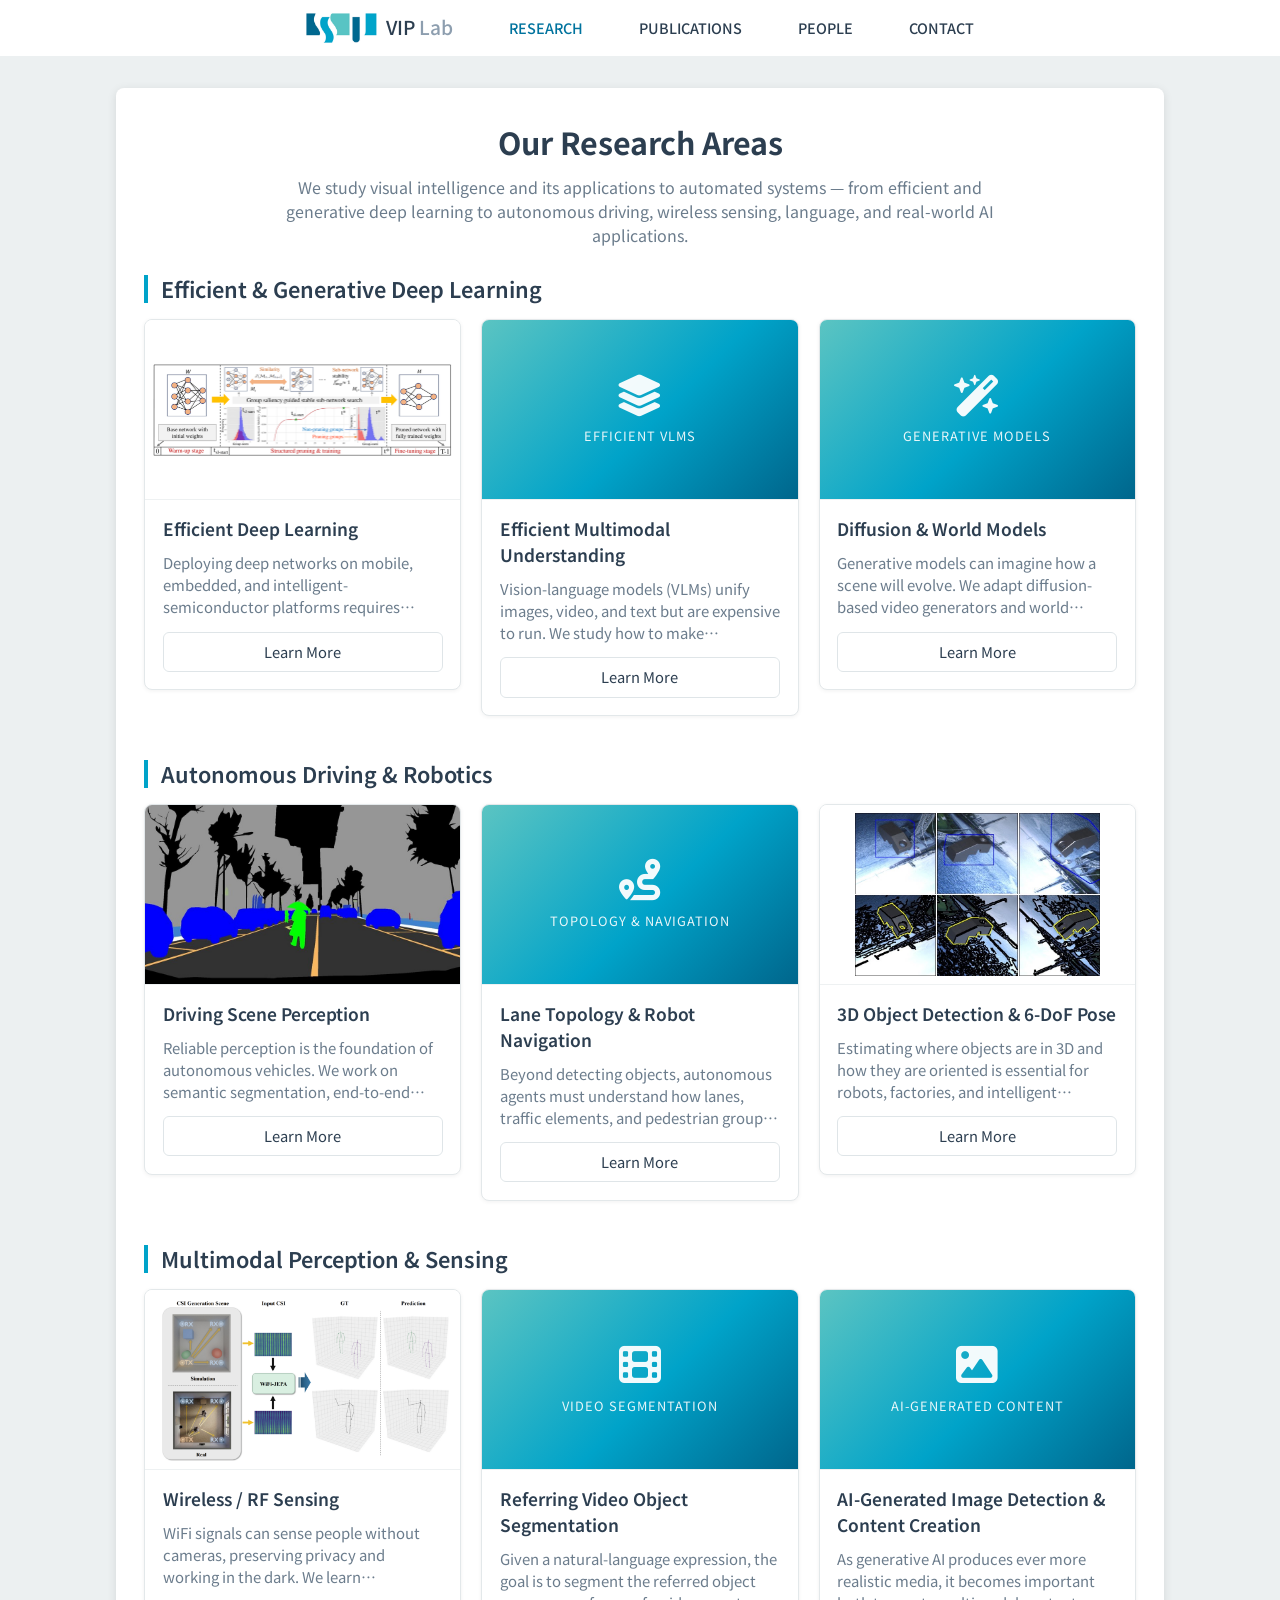
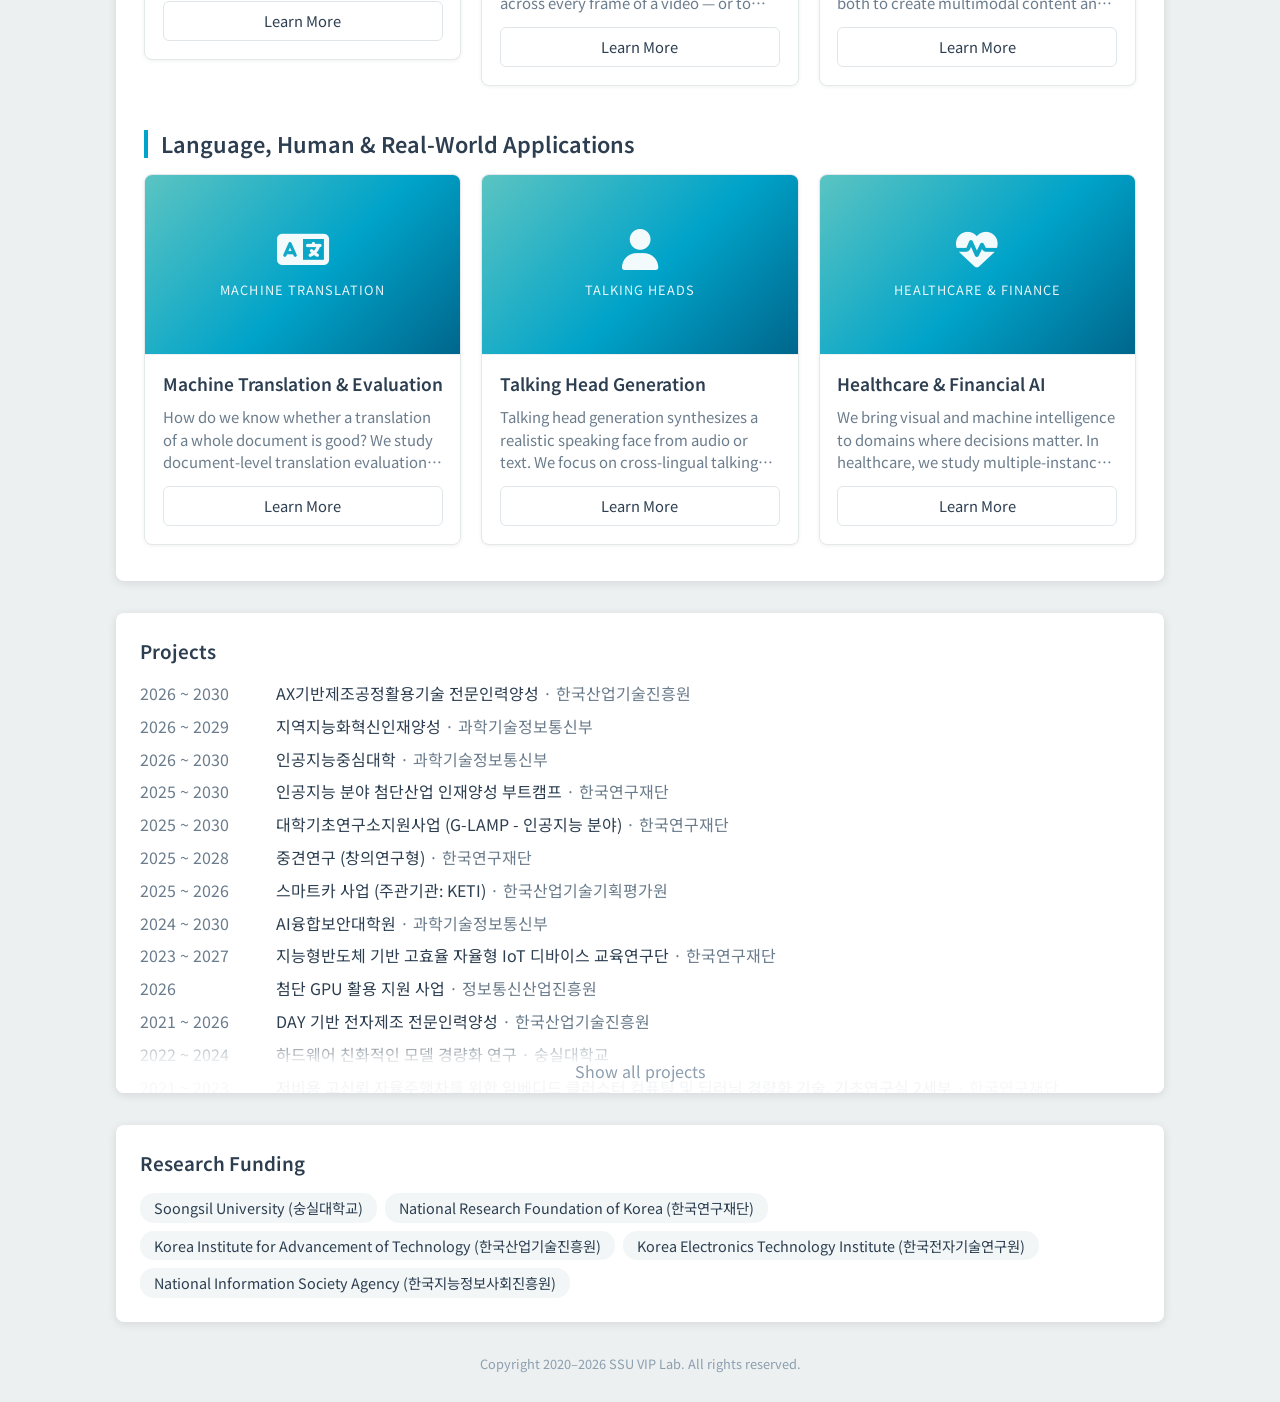
<file: research.html>
<!DOCTYPE html>
<html lang="en">
<head>
  <meta charset="UTF-8">
  <meta name="viewport" content="width=device-width, initial-scale=1.0">
  <title>Research · VIP Lab</title>
  <link rel="preconnect" href="https://fonts.googleapis.com">
  <link rel="preconnect" href="https://fonts.gstatic.com" crossorigin>
  <link href="https://fonts.googleapis.com/css2?family=Google+Sans:ital,opsz,wght@0,17..18,400..700;1,17..18,400..700&family=Noto+Sans+KR:wght@400;500;700&display=swap" rel="stylesheet">
  <link rel="stylesheet" href="https://cdnjs.cloudflare.com/ajax/libs/font-awesome/6.5.1/css/all.min.css">
  <link rel="stylesheet" href="style.css">
  <link rel="icon" type="image/png" href="media/favicon.png">
</head>
<body>
  <nav>
    <a href="index.html" class="nav-brand" aria-label="숭실대학교 VIP 연구실 (Visual Intelligence and Platform Lab, Soongsil University)">
      <img src="media/logo.png" alt="" aria-hidden="true">
      <h1>VIP <span>Lab</span></h1>
    </a>
    <a href="research.html">Research</a>
    <a href="publications.html">Publications</a>
    <a href="people.html">People</a>
    <a href="contact.html">Contact</a>
  </nav>

  <section class="areas">
    <h2 class="page-title">Our Research Areas</h2>
    <p class="page-lead">We study visual intelligence and its applications to automated systems &mdash; from efficient and generative deep learning to autonomous driving, wireless sensing, language, and real-world AI applications.</p>

    <!-- Theme 1 -->
    <h3 class="theme-title">Efficient &amp; Generative Deep Learning</h3>
    <div class="area-grid">
      <article class="area-card">
        <div class="area-figure"><img src="media/research/ocspruner-wacv26.png" alt="One-Cycle Structured Pruning pipeline"></div>
        <div class="area-body">
          <h4>Efficient Deep Learning</h4>
          <p class="desc">Deploying deep networks on mobile, embedded, and intelligent-semiconductor platforms requires models that are both accurate and lightweight. We develop structured pruning and model compression methods that find compact, stable sub-networks during training, reducing computation and memory while preserving accuracy. Our recent One-Cycle Structured Pruning (OCSPruner) removes the need for separate pre-training and fine-tuning stages by searching for a stable sub-network within a single training cycle.</p>
          <p class="related-label">Related work</p>
          <ul class="related">
            <li>One-Cycle Structured Pruning via Stability-Driven Subnetwork Search, <i>WACV 2026</i></li>
            <li>Loss-aware Automatic Selection of Structured Pruning Criteria, <i>IVC 2023</i></li>
            <li>Magnitude and Similarity Based Variable Rate Filter Pruning, <i>Applied Sciences 2023</i></li>
            <li>A Survey on Efficient CNNs and Hardware Acceleration, <i>Electronics 2022</i></li>
          </ul>
          <button class="learn-more" type="button" aria-expanded="false">Learn More</button>
        </div>
      </article>
      <article class="area-card">
        <div class="area-figure placeholder"><i class="fa-solid fa-layer-group"></i><span>Efficient VLMs</span></div>
        <div class="area-body">
          <h4>Efficient Multimodal Understanding</h4>
          <p class="desc">Vision-language models (VLMs) unify images, video, and text but are expensive to run. We study how to make multimodal understanding efficient &mdash; reasoning-aware token pruning, query-guided restoration, and latent-space mixture-of-experts for small VLMs &mdash; so that unified multimodal models can run under tight compute budgets. Our EUMU approach won 1st place in the MUMU track of the 8th Large-scale Video Object Segmentation Challenge (ECCV 2026 Workshop).</p>
          <p class="related-label">Related work</p>
          <ul class="related">
            <li>Efficient Unified Multimodal Understanding (EUMU), <i>ECCV Workshop 2026, 1st Place</i></li>
            <li>Evaluating Latent-Space Mixture-of-Experts in Small Vision-Language Models, <i>ACK 2026</i></li>
            <li>Patent: 추론 인식 프루닝 및 질의 유도 복원을 이용한 시각-언어 모델 추론 시스템 (2026)</li>
          </ul>
          <button class="learn-more" type="button" aria-expanded="false">Learn More</button>
        </div>
      </article>
      <article class="area-card">
        <div class="area-figure placeholder"><i class="fa-solid fa-wand-magic-sparkles"></i><span>Generative Models</span></div>
        <div class="area-body">
          <h4>Diffusion &amp; World Models</h4>
          <p class="desc">Generative models can imagine how a scene will evolve. We adapt diffusion-based video generators and world models to forecast future traffic scenes conditioned on text descriptions, using parameter-efficient adaptation so that large pretrained models can be specialized with limited data. This direction connects generative modeling with autonomous driving and simulation, and received the runner-up award in Track 5 of the 10th AI City Challenge.</p>
          <p class="related-label">Related work</p>
          <ul class="related">
            <li>Generative Traffic Video Forecasting with Paired Future Descriptions via Parameter-Efficient World Model Adaptation, <i>ECCV Workshop 2026, Runner-up</i></li>
          </ul>
          <button class="learn-more" type="button" aria-expanded="false">Learn More</button>
        </div>
      </article>
    </div>

    <!-- Theme 2 -->
    <h3 class="theme-title">Autonomous Driving &amp; Robotics</h3>
    <div class="area-grid">
      <article class="area-card">
        <div class="area-figure"><img class="cover" src="media/research/driving-segmentation-2025.jpg" alt="Semantic segmentation of a road scene"></div>
        <div class="area-body">
          <h4>Driving Scene Perception</h4>
          <p class="desc">Reliable perception is the foundation of autonomous vehicles. We work on semantic segmentation, end-to-end driving models, and vehicle-to-vehicle perception that remain robust in real road environments. Our team won 1st place (of 154 teams) in the Autonomous Driving AI Challenge semantic segmentation track with the Minister of Science and ICT Award, and finished 2nd in the final round of the A1 Autonomous Driving Competition 2026.</p>
          <p class="related-label">Related work</p>
          <ul class="related">
            <li>Autonomous Driving AI Challenge 2025 &mdash; Semantic Segmentation, <i>1st Place</i></li>
            <li>A1 Autonomous Driving Competition 2026, <i>2nd Place</i></li>
            <li>Real-Time Video Sharing System for Vehicle-to-Vehicle Communication, <i>ICROS 2026</i></li>
          </ul>
          <button class="learn-more" type="button" aria-expanded="false">Learn More</button>
        </div>
      </article>
      <article class="area-card">
        <div class="area-figure placeholder"><i class="fa-solid fa-route"></i><span>Topology &amp; Navigation</span></div>
        <div class="area-body">
          <h4>Lane Topology &amp; Robot Navigation</h4>
          <p class="desc">Beyond detecting objects, autonomous agents must understand how lanes, traffic elements, and pedestrian groups relate to each other. We study lane-topology reasoning with vision-language embeddings, simulator-based HD-map parsing for scalable labels, and benchmarks that evaluate whether urban robots navigate in a socially compliant way around groups of people.</p>
          <p class="related-label">Related work</p>
          <ul class="related">
            <li>TopoUrbanBench: Group-Structural Compliance Evaluation for Urban Robot Navigation, <i>CoRL 2026</i></li>
            <li>Patent: 조합적 차선 기술 라벨 및 비전-언어 임베딩을 이용한 차선-교통요소 토폴로지 추론 (2026)</li>
            <li>Patent: 시뮬레이터 기반 HD맵 파싱을 이용한 차선 위상 정보 생성 시스템 (2026)</li>
          </ul>
          <button class="learn-more" type="button" aria-expanded="false">Learn More</button>
        </div>
      </article>
      <article class="area-card">
        <div class="area-figure"><img src="media/publications/kros17-pose-estimation.jpg" alt="2D-3D pose estimation"></div>
        <div class="area-body">
          <h4>3D Object Detection &amp; 6-DoF Pose</h4>
          <p class="desc">Estimating where objects are in 3D and how they are oriented is essential for robots, factories, and intelligent transport systems. We develop monocular 3D object detection and 6-DoF pose estimation methods, build large-scale 3D object datasets, and study viewpoint-aware recognition &mdash; continuing a long line of work on multi-view object extraction and pose estimation.</p>
          <p class="related-label">Related work</p>
          <ul class="related">
            <li>Two-Phase Approach for Monocular Object Detection and 6-DoF Pose Estimation, <i>JEET 2024</i></li>
            <li>A Large-scale 3D Object Dataset for 6-DoF Pose Estimation, <i>JICROS 2023</i></li>
            <li>A Survey on Deep Learning Based Methods and Datasets for Monocular 3D Object Detection, <i>Electronics 2021</i></li>
            <li>Salient View Selection for Visual Recognition of Industrial Components, <i>RA-L 2020</i></li>
          </ul>
          <button class="learn-more" type="button" aria-expanded="false">Learn More</button>
        </div>
      </article>
    </div>

    <!-- Theme 3 -->
    <h3 class="theme-title">Multimodal Perception &amp; Sensing</h3>
    <div class="area-grid">
      <article class="area-card">
        <div class="area-figure"><img src="media/research/wifi-jepa-eccv26.png" alt="WiFi-JEPA overview"></div>
        <div class="area-body">
          <h4>Wireless / RF Sensing</h4>
          <p class="desc">WiFi signals can sense people without cameras, preserving privacy and working in the dark. We learn representations of WiFi channel state information (CSI) with structure-aware self-supervised learning and link masking, enabling 3D human pose estimation from both simulated and real CSI. We also build lightweight on-device pipelines for non-contact sleep state recognition.</p>
          <p class="related-label">Related work</p>
          <ul class="related">
            <li>WiFi-JEPA: Self-supervised Learning for WiFi-CSI 3D Human Pose Estimation, <i>ECCV 2026</i> &middot; <a href="https://wifi-jepa.github.io/" target="_blank">Project</a></li>
            <li>Non-contact Sleep State Recognition Using Wi-Fi CSI, <i>ICROS 2026</i></li>
          </ul>
          <button class="learn-more" type="button" aria-expanded="false">Learn More</button>
        </div>
      </article>
      <article class="area-card">
        <div class="area-figure placeholder"><i class="fa-solid fa-film"></i><span>Video Segmentation</span></div>
        <div class="area-body">
          <h4>Referring Video Object Segmentation</h4>
          <p class="desc">Given a natural-language expression, the goal is to segment the referred object across every frame of a video &mdash; or to recognize that it does not appear at all. We combine multi-agent target-existence verification with learned mask-geometry refinement to produce accurate, temporally consistent masks. Our approach won 1st place in the MeViS-Text track of the 8th LSVOS Challenge (ECCV 2026 Workshop).</p>
          <p class="related-label">Related work</p>
          <ul class="related">
            <li>Multi-Agent Target-Existence Verification and Learned Mask Geometry Refinement, <i>ECCV Workshop 2026, 1st Place</i></li>
          </ul>
          <button class="learn-more" type="button" aria-expanded="false">Learn More</button>
        </div>
      </article>
      <article class="area-card">
        <div class="area-figure placeholder"><i class="fa-solid fa-image"></i><span>AI-Generated Content</span></div>
        <div class="area-body">
          <h4>AI-Generated Image Detection &amp; Content Creation</h4>
          <p class="desc">As generative AI produces ever more realistic media, it becomes important both to create multimodal content and to tell real from synthetic. We study detectors for AI-generated images, test-time robustness of vision models via VLM-based verification, and multimodal content creation. Our team placed 2nd in the AI Generated Images Detection track at the CVPR 2026 competition.</p>
          <p class="related-label">Related work</p>
          <ul class="related">
            <li>AI Generated Images Detection, <i>CVPR 2026 Competition, 2nd Place</i></li>
            <li>Selective Test-Time Robustness Enhancement via VLM-based Verification, <i>ICROS 2026</i></li>
          </ul>
          <button class="learn-more" type="button" aria-expanded="false">Learn More</button>
        </div>
      </article>
    </div>

    <!-- Theme 4 -->
    <h3 class="theme-title">Language, Human &amp; Real-World Applications</h3>
    <div class="area-grid">
      <article class="area-card">
        <div class="area-figure placeholder"><i class="fa-solid fa-language"></i><span>Machine Translation</span></div>
        <div class="area-body">
          <h4>Machine Translation &amp; Evaluation</h4>
          <p class="desc">How do we know whether a translation of a whole document is good? We study document-level translation evaluation, discourse-aware measures of translation difficulty, and automated quality estimation, as well as multi-agent prompt chaining for LLM-based translation. Recent work appears at the EMNLP 2026 main conference and the WMT 2026 shared task.</p>
          <p class="related-label">Related work</p>
          <ul class="related">
            <li>The Blindness of Document-Level Translation Evaluation, <i>EMNLP 2026</i></li>
            <li>Discourse Dependency: A Continuous Criterion for Translation Difficulty, <i>EMNLP 2026</i></li>
            <li>FACET at WMT 2026 Automated Translation Quality Evaluation Task, <i>WMT 2026</i></li>
          </ul>
          <button class="learn-more" type="button" aria-expanded="false">Learn More</button>
        </div>
      </article>
      <article class="area-card">
        <div class="area-figure placeholder"><i class="fa-solid fa-user"></i><span>Talking Heads</span></div>
        <div class="area-body">
          <h4>Talking Head Generation</h4>
          <p class="desc">Talking head generation synthesizes a realistic speaking face from audio or text. We focus on cross-lingual talking heads that keep lip motion natural across languages, robust 3D face alignment, and semantic regularization of visual features using vision-language anchors. This research is supported by the NRF Basic Research Program.</p>
          <p class="related-label">Related work</p>
          <ul class="related">
            <li>A Study of Cross-lingual Talking Head Generation, <i>ICROS 2026</i></li>
            <li>Patent: 강건한 3D 얼굴 정렬 시스템 (2026)</li>
          </ul>
          <button class="learn-more" type="button" aria-expanded="false">Learn More</button>
        </div>
      </article>
      <article class="area-card">
        <div class="area-figure placeholder"><i class="fa-solid fa-heart-pulse"></i><span>Healthcare &amp; Finance</span></div>
        <div class="area-body">
          <h4>Healthcare &amp; Financial AI</h4>
          <p class="desc">We bring visual and machine intelligence to domains where decisions matter. In healthcare, we study multiple-instance learning on whole-slide images for survival prediction and machine learning for disease prediction. In finance and economics, we work on Financial AI together with industry partners and explainable machine learning for trade and industrial data.</p>
          <p class="related-label">Related work</p>
          <ul class="related">
            <li>A Study of MIL Aggregation Methods for WSI-based Survival Prediction, <i>ACK 2026</i></li>
            <li>Public Enterprise Decline and the Industrial Replacement Gap in Nepal, <i>Sustainability 2026</i></li>
            <li>RNN-CNN Based Cancer Prediction Model for Gene Expression, <i>IEEE Access 2023</i></li>
          </ul>
          <button class="learn-more" type="button" aria-expanded="false">Learn More</button>
        </div>
      </article>
    </div>
  </section>

  <section class="collapsible" data-more="Show all projects">
    <h3>Projects</h3>
    <dl class="project-list">
      <dt>2026 ~ 2030</dt><dd>AX기반제조공정활용기술 전문인력양성 <span class="agency">· 한국산업기술진흥원</span></dd>
      <dt>2026 ~ 2029</dt><dd>지역지능화혁신인재양성 <span class="agency">· 과학기술정보통신부</span></dd>
      <dt>2026 ~ 2030</dt><dd>인공지능중심대학 <span class="agency">· 과학기술정보통신부</span></dd>
      <dt>2025 ~ 2030</dt><dd>인공지능 분야 첨단산업 인재양성 부트캠프 <span class="agency">· 한국연구재단</span></dd>
      <dt>2025 ~ 2030</dt><dd>대학기초연구소지원사업 (G-LAMP - 인공지능 분야) <span class="agency">· 한국연구재단</span></dd>
      <dt>2025 ~ 2028</dt><dd>중견연구 (창의연구형) <span class="agency">· 한국연구재단</span></dd>
      <dt>2025 ~ 2026</dt><dd>스마트카 사업 (주관기관: KETI) <span class="agency">· 한국산업기술기획평가원</span></dd>
      <dt>2024 ~ 2030</dt><dd>AI융합보안대학원 <span class="agency">· 과학기술정보통신부</span></dd>
      <dt>2023 ~ 2027</dt><dd>지능형반도체 기반 고효율 자율형 IoT 디바이스 교육연구단 <span class="agency">· 한국연구재단</span></dd>
      <dt>2026</dt><dd>첨단 GPU 활용 지원 사업 <span class="agency">· 정보통신산업진흥원</span></dd>
      <dt>2021 ~ 2026</dt><dd>DAY 기반 전자제조 전문인력양성 <span class="agency">· 한국산업기술진흥원</span></dd>
      <dt>2022 ~ 2024</dt><dd>하드웨어 친화적인 모델 경량화 연구 <span class="agency">· 숭실대학교</span></dd>
      <dt>2021 ~ 2023</dt><dd>저비용 고신뢰 자율주행차를 위한 임베디드 클러스터 컴퓨팅 및 딥러닝 경량화 기술, 기초연구실 2세부 <span class="agency">· 한국연구재단</span></dd>
      <dt>2021 ~ 2023</dt><dd>지능형 교통 체계를 위한 단일 시점의 3D 객체 검출 방법론 연구 <span class="agency">· 한국연구재단</span></dd>
      <dt>2022</dt><dd>행동 인식 데이터베이스 구축 및 학습 유효성 검증 소프트웨어 개발 <span class="agency">· 한국전자기술연구원</span></dd>
      <dt>2022</dt><dd>학제간 융합 연구 과제, 기초과학융합연구소 <span class="agency">· 숭실대학교</span></dd>
      <dt>2021 ~ 2022</dt><dd>신임교원 지원 과제 <span class="agency">· 숭실대학교</span></dd>
      <dt>2021</dt><dd>객체 3D AI 데이터 구축 사업 <span class="agency">· 한국지능정보사회진흥원</span></dd>
      <dt>2021</dt><dd>인체 3D 골격추정 인공지능 학습모델 연구개발 <span class="agency">· (주)위지웍</span></dd>
      <dt>2021</dt><dd>3D 복원 엔진 개선을 위한 딥러닝 기반 최적화 및 렌더링 기술 개발 <span class="agency">· 한국전자기술연구원</span></dd>
      <dt>2020 ~ 2021</dt><dd>LINC+ 4차 산업혁명 혁신선도대학 <span class="agency">· 한국연구재단</span></dd>
      <dt>2020</dt><dd>클라우드 플랫폼에서의 영상 기반 구조 복원 및 특징점 기반 자세 추정 SW <span class="agency">· 한국전자기술연구원</span></dd>
      <dt>2020</dt><dd>딥러닝 기반 객체 검출/추적 및 분석 엔진 SW 개발 <span class="agency">· 한국전자기술연구원</span></dd>
    </dl>
  </section>

  <section>
    <h3>Research Funding</h3>
    <ul class="name-list">
      <li>Soongsil University (숭실대학교)</li>
      <li>National Research Foundation of Korea (한국연구재단)</li>
      <li>Korea Institute for Advancement of Technology (한국산업기술진흥원)</li>
      <li>Korea Electronics Technology Institute (한국전자기술연구원)</li>
      <li>National Information Society Agency (한국지능정보사회진흥원)</li>
    </ul>
  </section>

  <footer>
    <p>Copyright 2020&ndash;2026 SSU VIP Lab. All rights reserved.</p>
  </footer>
  <script src="main.js"></script>
</body>
</html>
</file>
<file: style.css>
:root {
  --background: #ecf0f1;
  --surface: #ffffff;
  --text-dark: #2c3e50;
  --text-muted: #6b7c8c;
  --text-link: #00739e;
  --text-hover: #00a3c9;
  --text-footer: #8d9eaf;
  --ssu-navy: #00668c;
  --ssu-blue: #00a3c9;
  --ssu-teal: #5bc4c2;
  --tile: #f2f6f7;
}
*, *::before, *::after {
  box-sizing: border-box;
}
body {
  font-family: "Google Sans", "Noto Sans KR", sans-serif;
  font-optical-sizing: auto;
  font-weight: 400;
  line-height: 1.5;
  margin: 0;
  padding: 0;
  min-width: 330px;
  background-color: var(--background);
  color: var(--text-dark);
}
a {
  color: var(--text-link);
  text-decoration: none;
  transition: color 0.2s;
}
a:hover {
  color: var(--text-hover);
}
b {
  font-weight: 600;
}

/* Navigation */
nav {
  display: flex;
  justify-content: center;
  align-items: center;
  gap: 56px;
  padding: 0.8125rem 1rem;
  background: var(--surface);
}
nav > a {
  color: var(--text-dark);
  text-transform: uppercase;
  font-size: 0.9rem;
  font-weight: 500;
}
nav > a.active {
  color: var(--text-link);
}
.nav-brand {
  display: flex;
  align-items: center;
  gap: 0.6rem;
}
.nav-brand > img {
  height: 30px;
  width: auto;
}
.nav-brand > h1 {
  margin: 0;
  font-size: 1.2rem;
  font-weight: 500;
  line-height: 1;
  text-transform: none;
  color: var(--text-dark);
}
.nav-brand > h1 > span {
  color: var(--text-footer);
}
@media (max-width: 768px) {
  nav {
    display: grid;
    grid-template-columns: repeat(4, max-content);
    justify-content: space-evenly;
    gap: 0.6rem 0;
  }
  nav a:first-child {
    grid-column: 1 / -1;
    justify-self: center;
  }
}

/* Layout */
hr {
  border: none;
  border-top: 1.5px solid var(--background);
  margin: 0;
}
section {
  margin: 2rem auto;
  width: calc(100% - 4rem);
  max-width: 1048px;
  background: var(--surface);
  padding: 1.5rem;
  border-radius: 8px;
  box-shadow: 0 2px 10px rgba(0, 0, 0, 0.1);
}
@media (max-width: 768px) {
  section {
    margin: 1rem auto;
    width: calc(100% - 2rem);
  }
}
.flex-column, section {
  display: flex;
  flex-direction: column;
  gap: 1rem;
}
.flex-column > *, section > * {
  margin: 0;
}
.flex-row {
  display: flex;
  flex-direction: row;
  gap: 1.5rem;
}
@media (max-width: 768px) {
  .flex-row {
    flex-direction: column;
    gap: 1rem;
  }
}
.flex-row > * {
  margin: 0;
}
h2, h3 {
  font-weight: 600;
}
.muted {
  color: var(--text-muted);
}

/* Home: news */
.news {
  display: grid;
  grid-template-columns: 5.5rem 1fr;
  gap: 0.75rem 1rem;
  margin: 0;
}
.news > dt {
  font-style: italic;
  color: var(--text-muted);
}
.news > dd {
  margin: 0;
}
@media (max-width: 560px) {
  .news {
    grid-template-columns: 1fr;
    gap: 0.15rem;
  }
  .news > dd {
    margin-bottom: 0.6rem;
  }
}

/* Research */
.project-list {
  display: grid;
  grid-template-columns: 7.5rem 1fr;
  gap: 0.55rem 1rem;
  margin: 0;
}
.project-list > dt {
  color: var(--text-muted);
  font-variant-numeric: tabular-nums;
}
.project-list > dd {
  margin: 0;
}
.project-list .agency {
  color: var(--text-muted);
}
@media (max-width: 560px) {
  .project-list {
    grid-template-columns: 1fr;
    gap: 0.1rem;
  }
  .project-list > dd {
    margin-bottom: 0.5rem;
  }
}

/* Publications */
.research-img {
  width: 250px;
  height: 150px;
  object-fit: contain;
  flex-shrink: 0;
  display: block;
}
.publication {
  display: flex;
  flex-direction: column;
  gap: 0.4rem;
}
.publication > * {
  margin: 0;
}
.publication > h3, .publication > h4.title {
  font-size: 1.05rem;
  font-weight: 600;
  font-style: normal;
}
.publication > .authors {
  font-style: italic;
}
.publication > .venue {
  font-size: 0.9rem;
  font-weight: 600;
}
.publication a.pill, .pill {
  display: inline-block;
  margin-left: 6px;
  padding: 3px 13px;
  background-color: var(--background);
  font-size: 0.8rem;
  font-weight: 500;
  border-radius: 13px;
}
.badge {
  display: inline-block;
  margin-left: 6px;
  padding: 2px 10px;
  border-radius: 13px;
  background: linear-gradient(90deg, var(--ssu-blue), var(--ssu-teal));
  color: #fff;
  font-size: 0.75rem;
  font-weight: 600;
  vertical-align: 1px;
}
.pub-list {
  margin: 0;
  padding-left: 1.3rem;
  display: flex;
  flex-direction: column;
  gap: 0.7rem;
}
.pub-list .title {
  font-weight: 600;
}
.pub-list .venue {
  font-style: italic;
}
.year-heading {
  margin: 0.5rem 0 0;
  font-size: 1rem;
  color: var(--ssu-navy);
}
.me {
  text-decoration: underline;
  text-decoration-color: var(--ssu-teal);
  text-underline-offset: 2px;
}

/* Collapsible */
.collapsible {
  position: relative;
  max-height: 30rem;
  overflow: hidden;
  transition: max-height 0.3s ease;
  padding-bottom: 3rem;
}
.collapse-button {
  position: absolute;
  bottom: 0;
  left: 0;
  width: 100%;
  height: 4rem;
  background: linear-gradient(to bottom, rgba(255, 255, 255, 0), rgba(255, 255, 255, 0.95) 55%);
  color: var(--text-footer);
  font-weight: 600;
  display: flex;
  justify-content: center;
  align-items: flex-end;
  padding-bottom: 10px;
  cursor: pointer;
  border: 0;
  font: inherit;
}
.collapsible.expanded .collapse-button {
  background: transparent;
}

/* People */
.people-img {
  width: 150px;
  height: 150px;
  border-radius: 50%;
  object-fit: cover;
  object-position: center 20%;
  flex-shrink: 0;
}
.people-container {
  display: grid;
  grid-template-columns: repeat(auto-fill, 220px);
  justify-content: space-evenly;
  gap: 2rem 1rem;
}
.people {
  display: flex;
  flex-direction: column;
  gap: 0.4rem;
}
.people-container > .people {
  align-items: center;
  text-align: center;
}
.people > * {
  margin: 0;
}
.people > h4 {
  font-size: 1rem;
  font-weight: 600;
}
.people > h4 small {
  font-weight: 400;
  color: var(--text-muted);
}
.people > h5 {
  font-size: 0.9rem;
  font-weight: 500;
  color: var(--ssu-navy);
}
.people > .affil {
  font-size: 0.85rem;
  color: var(--text-muted);
}
.people > .interest {
  font-size: 0.85rem;
}
.people .links a {
  margin: 0 4px;
  font-size: 1.05rem;
}
.pi-info {
  font-size: 0.9rem;
  color: var(--text-muted);
}
.name-list {
  display: flex;
  flex-wrap: wrap;
  gap: 0.5rem;
  margin: 0;
  padding: 0;
  list-style: none;
}
.name-list > li {
  background: var(--tile);
  padding: 4px 14px;
  border-radius: 14px;
  font-size: 0.9rem;
}
.alumni {
  display: grid;
  grid-template-columns: repeat(auto-fill, minmax(300px, 1fr));
  gap: 0.4rem 1.5rem;
  margin: 0;
  padding-left: 1.2rem;
}
.alumni .where {
  color: var(--text-muted);
}

/* Contact */
.info-list {
  display: grid;
  grid-template-columns: 6rem 1fr;
  gap: 0.5rem 1rem;
  margin: 0;
}
.info-list > dt {
  font-weight: 600;
}
.info-list > dd {
  margin: 0;
}
ol.steps {
  margin: 0;
  padding-left: 1.3rem;
  display: flex;
  flex-direction: column;
  gap: 0.4rem;
}
iframe {
  width: 100%;
  border: 0;
  border-radius: 8px;
}

footer {
  font-size: 0.8rem;
  text-align: center;
  color: var(--text-footer);
  padding-bottom: 1rem;
}

/* Research areas (theme heading + 3 cards) */
.page-title {
  text-align: center;
  margin: 2.5rem auto 0;
  font-size: 1.9rem;
  font-weight: 700;
}
.page-lead {
  text-align: center;
  max-width: 760px;
  margin: 0.6rem auto 0;
  padding: 0 1rem;
  color: var(--text-muted);
}
.theme-title {
  border-left: 4px solid var(--ssu-blue);
  padding-left: 0.8rem;
  font-size: 1.35rem;
  line-height: 1.3;
}
.area-grid {
  display: grid;
  grid-template-columns: repeat(3, 1fr);
  gap: 1.25rem;
  align-items: start;
}
@media (max-width: 900px) {
  .area-grid { grid-template-columns: repeat(2, 1fr); }
}
@media (max-width: 600px) {
  .area-grid { grid-template-columns: 1fr; }
}
.area-card {
  display: flex;
  flex-direction: column;
  border: 1px solid #e3e8ea;
  border-radius: 8px;
  overflow: hidden;
  background: var(--surface);
  box-shadow: 0 1px 4px rgba(0, 0, 0, 0.06);
}
.area-figure {
  height: 180px;
  background: #fff;
  display: flex;
  align-items: center;
  justify-content: center;
  border-bottom: 1px solid #eef1f2;
}
.area-figure img {
  width: 100%;
  height: 100%;
  object-fit: contain;
  padding: 8px;
}
.area-figure img.cover {
  object-fit: cover;
  padding: 0;
}
.area-figure.placeholder {
  flex-direction: column;
  gap: 0.6rem;
  color: #fff;
  background: linear-gradient(135deg, var(--ssu-teal), var(--ssu-blue) 55%, var(--ssu-navy));
}
.area-figure.placeholder i {
  font-size: 2.6rem;
  opacity: 0.95;
}
.area-figure.placeholder span {
  font-size: 0.8rem;
  letter-spacing: 0.08em;
  text-transform: uppercase;
  opacity: 0.9;
}
.area-body {
  display: flex;
  flex-direction: column;
  gap: 0.6rem;
  padding: 1rem 1.1rem 1.1rem;
}
.area-body > * {
  margin: 0;
}
.area-body h4 {
  font-size: 1.08rem;
  font-weight: 600;
}
.area-body .desc {
  color: var(--text-muted);
  font-size: 0.93rem;
  display: -webkit-box;
  -webkit-line-clamp: 3;
  -webkit-box-orient: vertical;
  overflow: hidden;
}
.area-card.open .desc {
  display: block;
}
.area-body .related {
  display: none;
  margin: 0;
  padding-left: 1.1rem;
  font-size: 0.85rem;
}
.area-body .related li + li {
  margin-top: 0.3rem;
}
.area-card.open .related {
  display: block;
}
.related-label {
  display: none;
  font-size: 0.8rem;
  font-weight: 600;
  color: var(--ssu-navy);
  text-transform: uppercase;
  letter-spacing: 0.05em;
}
.area-card.open .related-label {
  display: block;
}
.learn-more {
  margin-top: 0.2rem;
  padding: 0.5rem;
  border: 1px solid #dfe5e8;
  border-radius: 6px;
  background: var(--surface);
  color: var(--text-dark);
  font: inherit;
  font-size: 0.92rem;
  cursor: pointer;
  transition: background 0.15s, border-color 0.15s;
}
.learn-more:hover {
  background: var(--tile);
  border-color: var(--ssu-blue);
}

/* Research themes share one box */
.areas {
  padding: 2rem 1.75rem 2.25rem;
}
.areas > .page-title {
  margin: 0;
}
.areas > .page-lead {
  margin: -0.4rem auto 0.75rem;
}
.areas > .area-grid + .theme-title {
  margin-top: 1.75rem;
}
@media (max-width: 768px) {
  .areas { padding: 1.5rem 1.1rem; }
}
</file>
